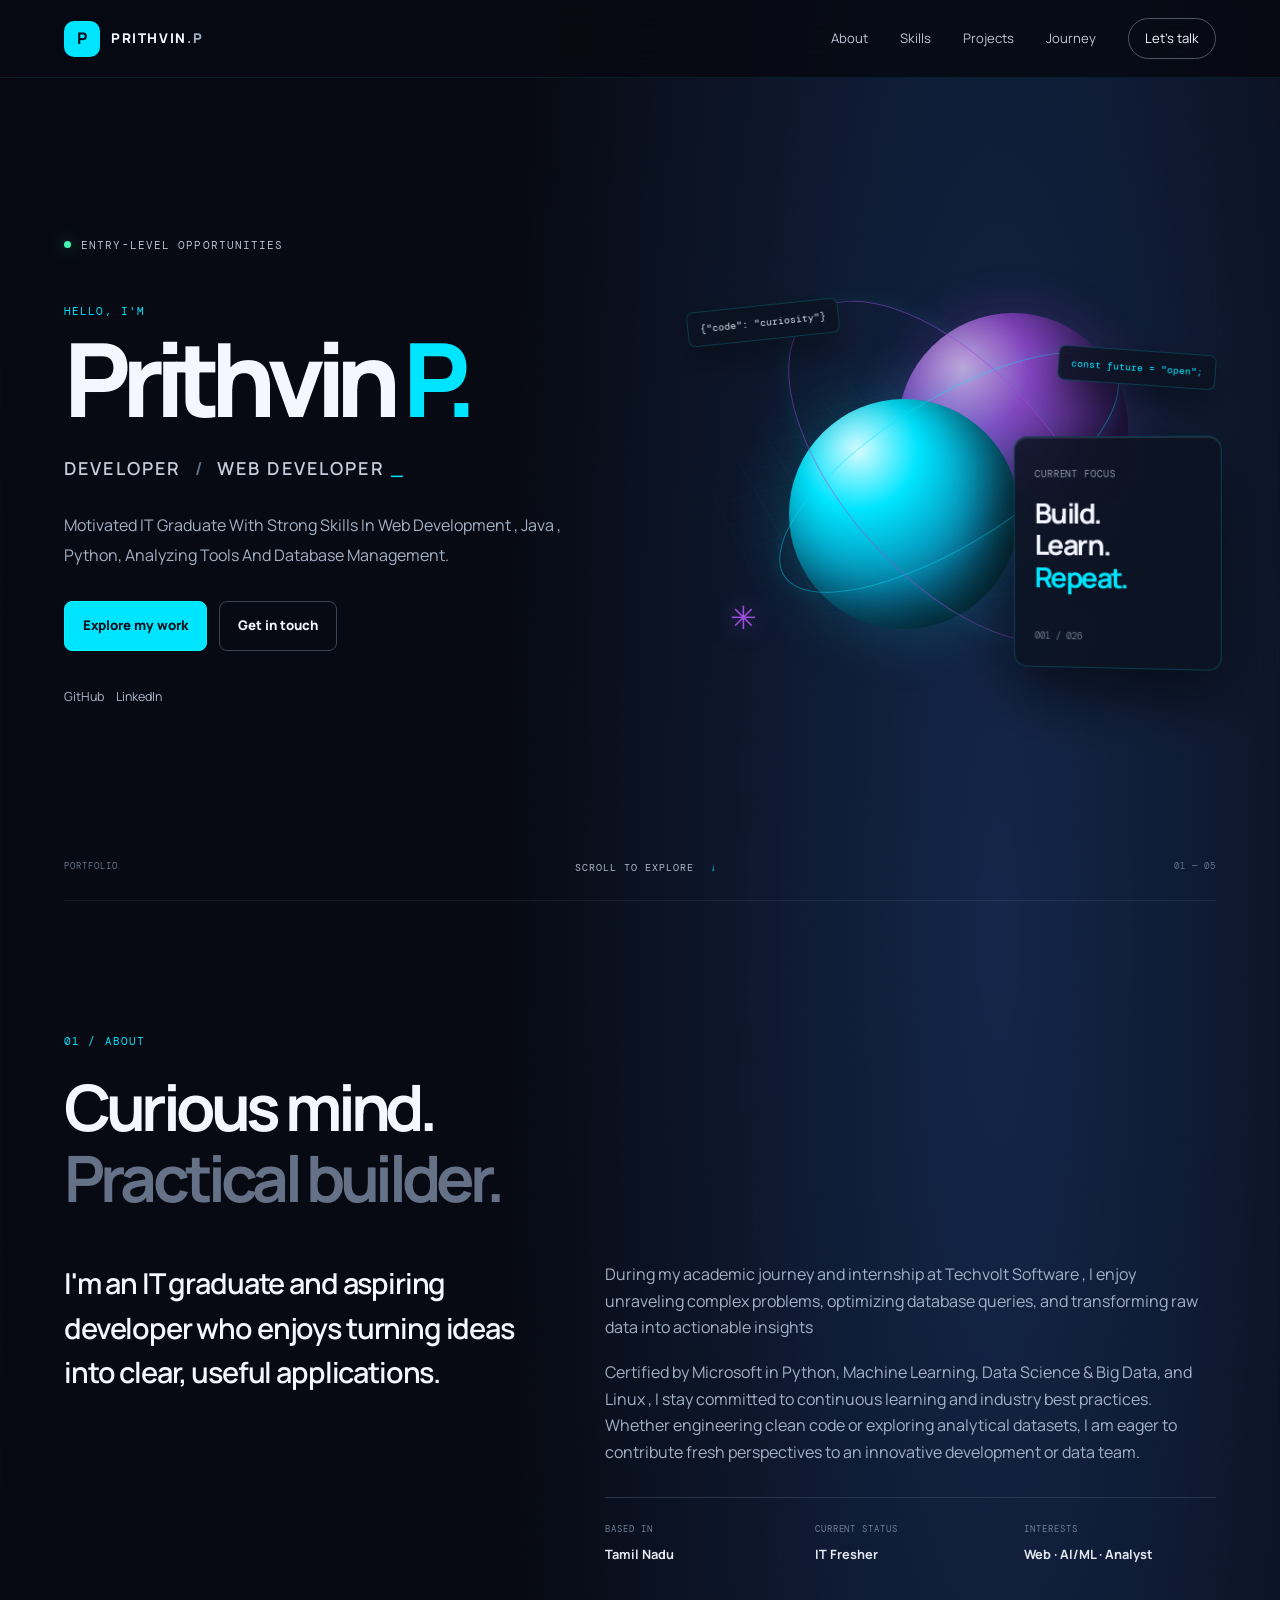
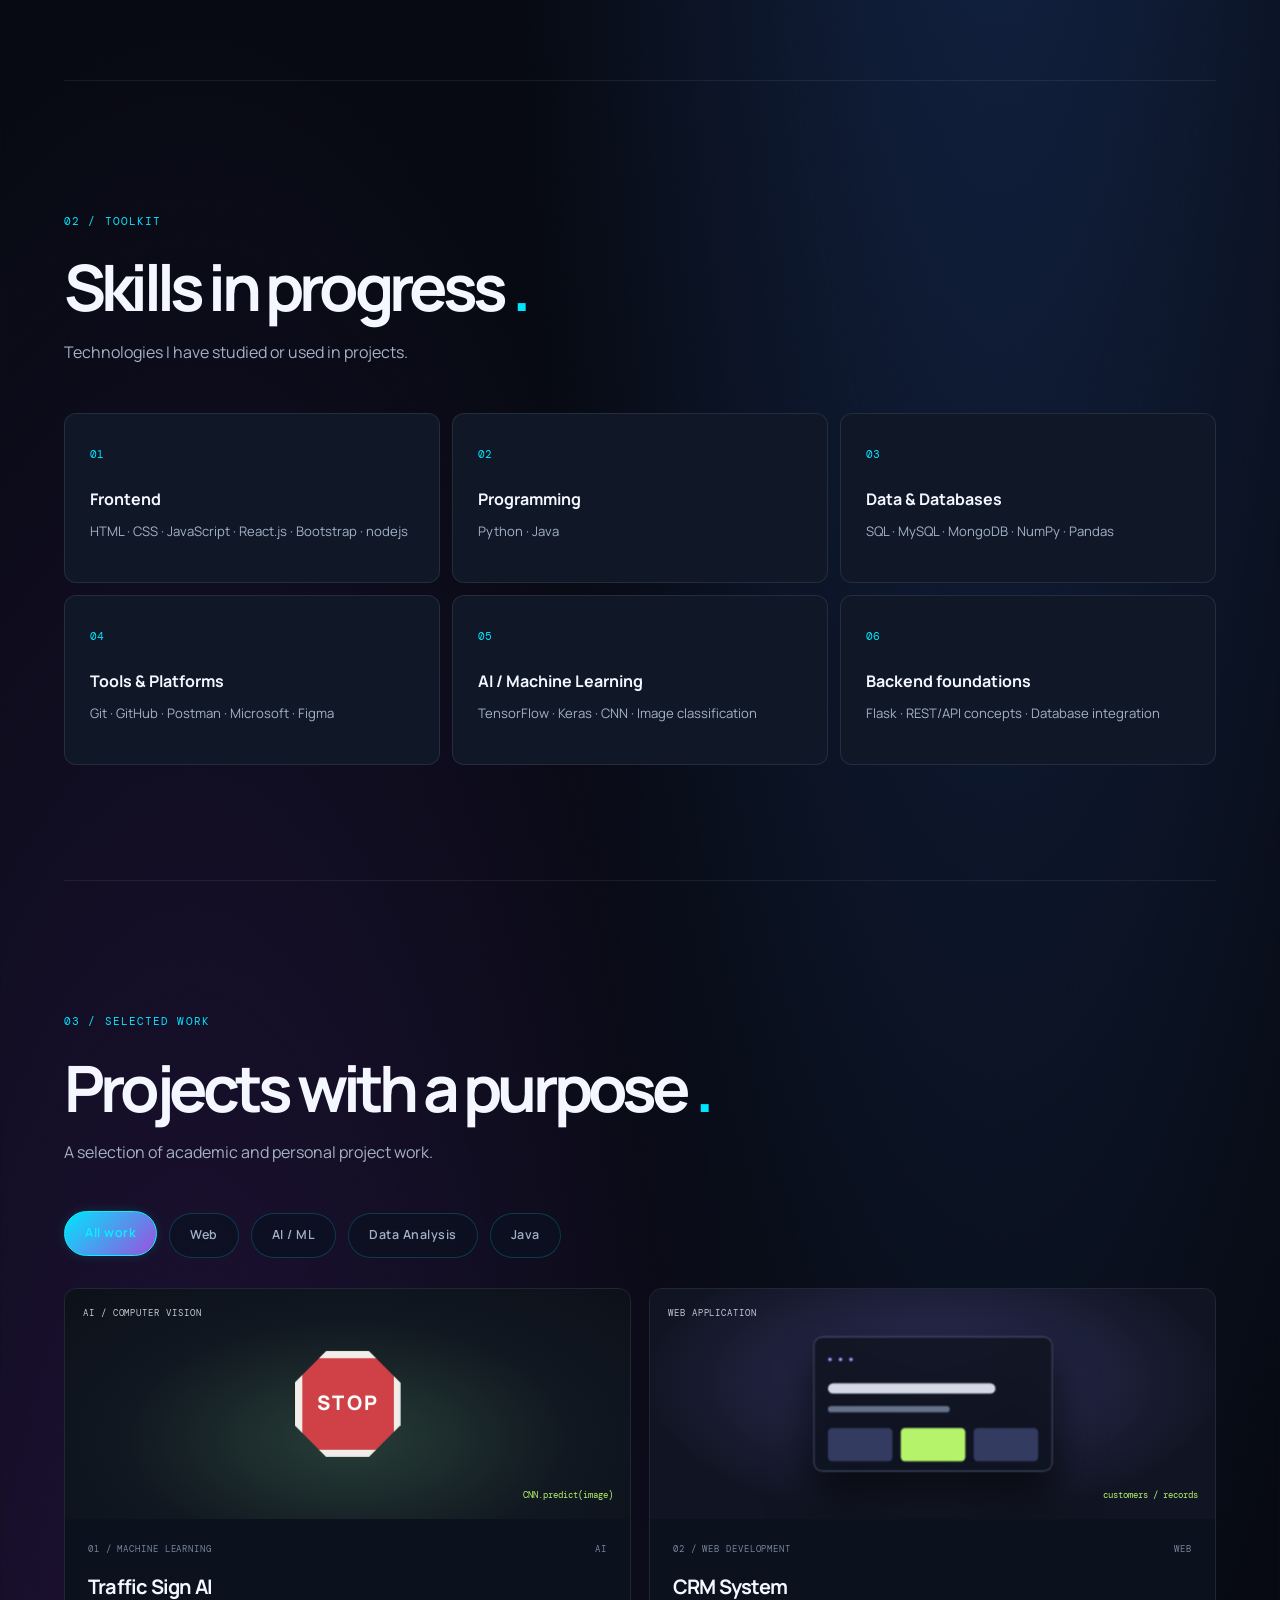
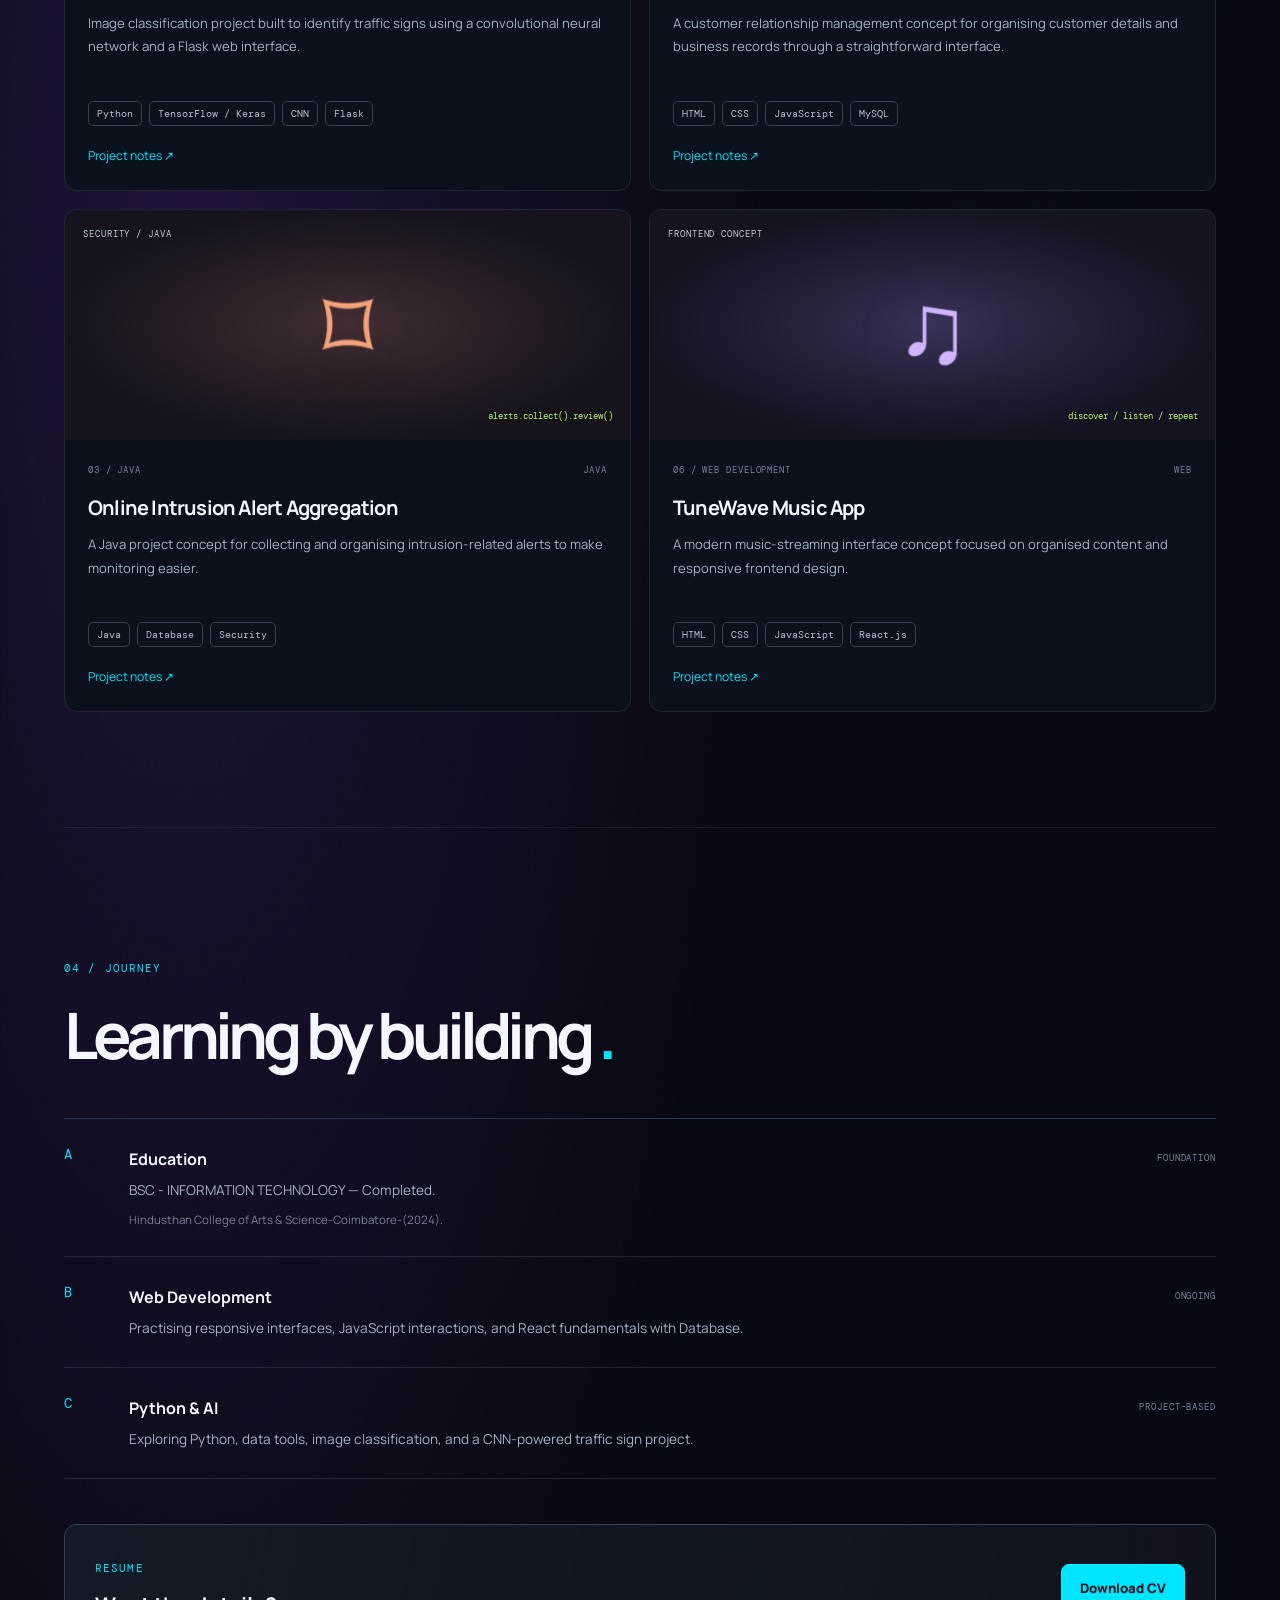
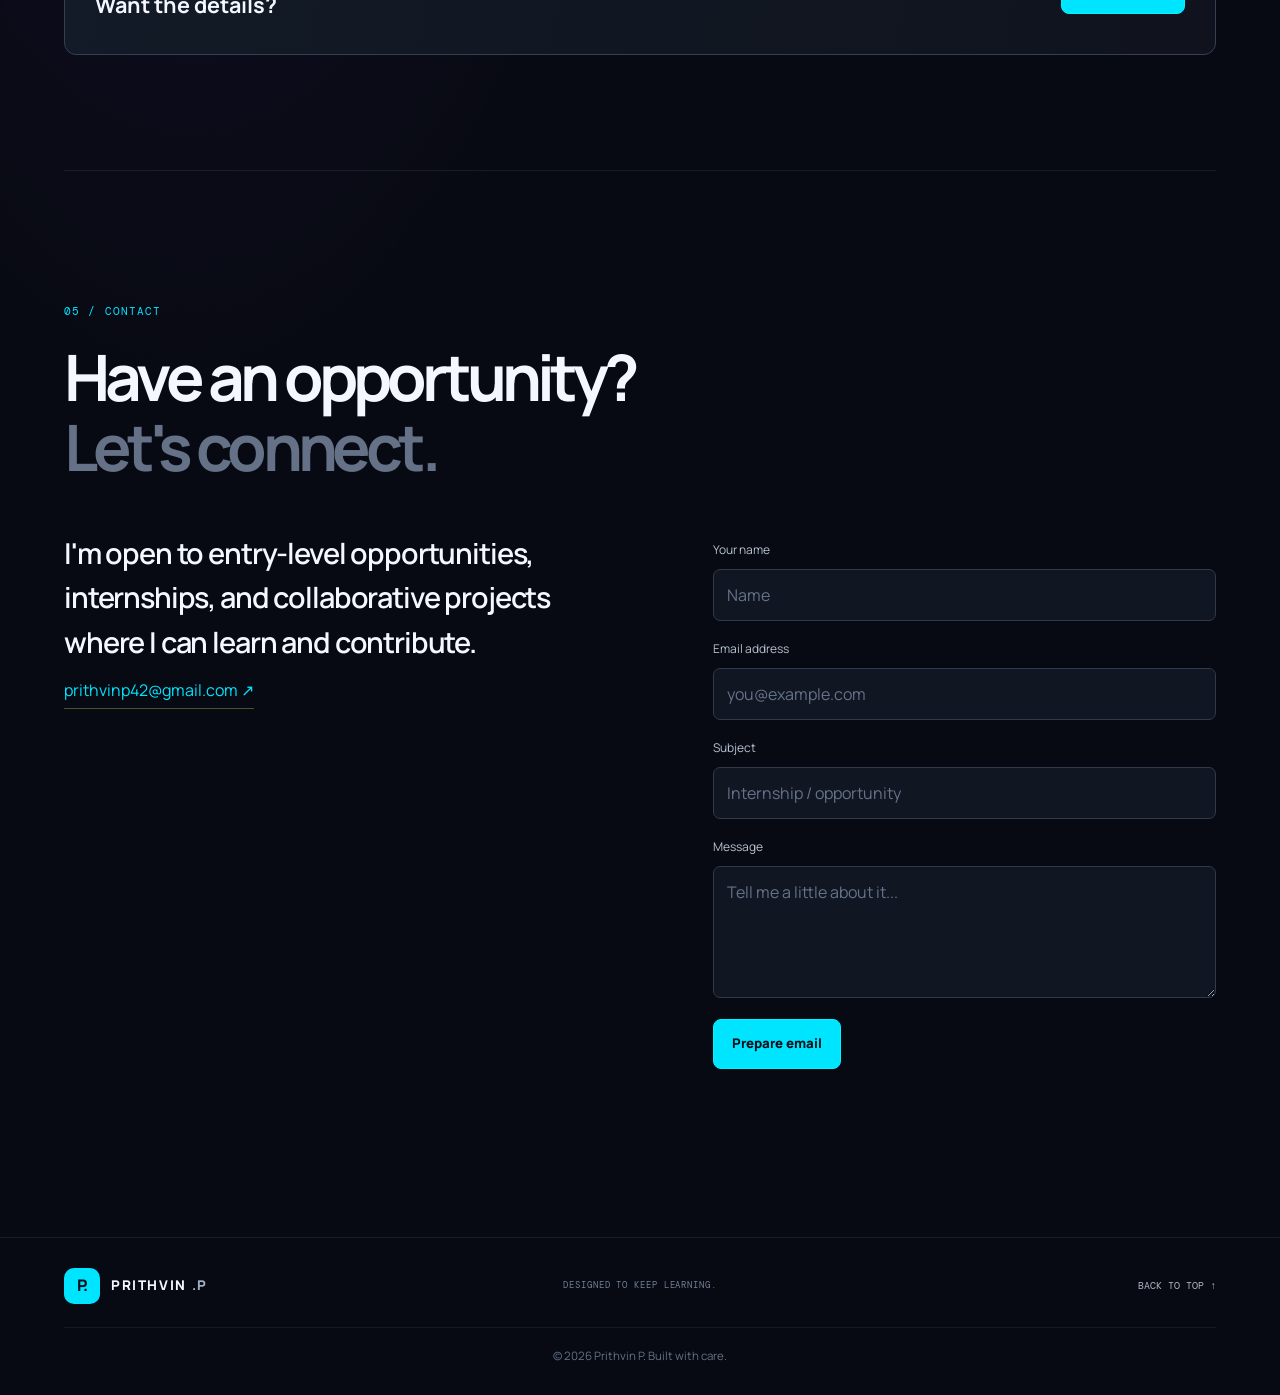
<file: index.html>
<!doctype html>
<html lang="en">
<head>
  <meta charset="utf-8">
  <meta name="viewport" content="width=device-width, initial-scale=1">
  <meta name="theme-color" content="#080b12">
  <meta name="description" content="Prithvin P — IT Fresher and aspiring Web Developer. Explore projects in web development, AI/ML, Java and IoT.">
  <title>Prithvin's Portfolio</title>
  <link rel="preconnect" href="https://fonts.googleapis.com">
  <link rel="preconnect" href="https://fonts.gstatic.com" crossorigin>
  <link href="https://fonts.googleapis.com/css2?family=DM+Mono:wght@400;500&family=Manrope:wght@400;500;600;700;800&display=swap" rel="stylesheet">
  <link rel="stylesheet" href="port.css">
</head>
<body>
  <div class="grain" aria-hidden="true"></div>
  <nav class="nav">
    <a class="brand" href="#home" aria-label="Prithvin home">
      <span class="brand-mark">P</span>
      <span>PRITHVIN<span class="muted">.P</span>
    </span></a>
    <button class="menu-toggle" id="menuToggle" aria-label="Toggle navigation" aria-expanded="false">☰</button>
    <div class="nav-links" id="navLinks">
      <a href="#about">About</a>
      <a href="#skills">Skills</a>
      <a href="#projects">Projects</a>
      <a href="#journey">Journey</a>
      <a class="nav-cta" href="#contact">Let's talk</a>
    </div>
  </nav>
<!--first part-->
  <main>
    <header class="hero section-wrap" id="home">
      <div class="hero-copy">
        <div class="eyebrow">
          <span class="status-dot">
          </span> ENTRY-LEVEL OPPORTUNITIES
        </div>
        <p class="intro-label">HELLO, I'M</p>
        <h1>Prithvin
          <span class="accent"> P.</span>
        </h1>
        <h2 class="role-line"> DEVELOPER
          <span class="slash">/</span> 
          <span id="typingText">WEB DEVELOPER</span>
          <span class="cursor">_</span>
        </h2>
        <p class="hero-description">Motivated IT Graduate With Strong Skills In Web Development , Java , Python, Analyzing Tools And Database Management.</p>
        <div class="hero-actions">
          <a class="button button-primary" href="#projects">Explore my work</a>
          <a class="button button-quiet" href="#contact">Get in touch </a>
        </div>
        <div class="social-links">

          <!-- Replace the placeholder profile URLs below with your actual profile URLs. -->
          <a href="https://github.com/Prithvin-P" target="_blank" rel="noreferrer">GitHub</a>
          <a href="https://www.linkedin.com/in/prithvin-p?utm_source=share_via&utm_content=profile&utm_medium=member_ios" target="_blank" rel="noreferrer">LinkedIn</a>
        </div>
      </div>
      <div class="hero-art" aria-label="Abstract 3D-style portfolio artwork">
        <div class="art-grid"></div>
        <div class="orbit orbit-one"></div>
        <div class="orbit orbit-two"></div>
        <div class="orb orb-back"></div>
        <div class="orb orb-front"></div>
        <div class="art-card">
          <span class="mono">CURRENT FOCUS</span>
          <strong>Build.<br>Learn.<br><em>Repeat.</em></strong>
          <span class="card-index">001 / 026</span>
        </div>
        <div class="floating-tag tag-one">{"code": "curiosity"}</div>
        <div class="floating-tag tag-two">const future = "open";</div>
        <div class="art-cross">✳</div>
      </div>
      <div class="hero-bottom">
        <span class="mono">PORTFOLIO</span>
        <a href="#about" class="scroll-cue">SCROLL TO EXPLORE <span>↓</span></a>
        <span class="mono">01 — 05</span>
      </div>
    </header>

<!--about section -->
    <section class="section-wrap section-block" id="about">
      <div class="section-heading">
        <span class="section-number">01 / ABOUT</span>
        <h2>Curious mind.<br>
          <span class="muted-heading">Practical builder.</span>
        </h2>
      </div>
      <div class="about-grid">
        <p class="about-lead">I'm an IT graduate and aspiring developer who enjoys turning ideas into clear, useful applications.</p>
        <div class="about-copy">
          <p>
During my academic journey and internship at Techvolt Software , I enjoy unraveling complex problems, optimizing database queries, and transforming raw data into actionable insights</p><p>Certified by Microsoft in Python, Machine Learning, Data Science & Big Data, and Linux , I stay committed to continuous learning and industry best practices. Whether engineering clean code or exploring analytical datasets, I am eager to contribute fresh perspectives to an innovative development or data team.</p>
          <div class="facts">
            <div>
              <span class="mono">BASED IN</span>
              <strong>Tamil Nadu</strong>
            </div>
              <div>
                <span class="mono">CURRENT STATUS</span>
                <strong>IT Fresher</strong>
              </div>
              <div>
                <span class="mono">INTERESTS</span>
                <strong>Web · AI/ML · Analyst
                </strong>
              </div>
            </div>
        </div>
      </div>
    </section>

<!--toolkit section-->
    <section class="section-wrap section-block" id="skills">
      <div class="section-heading">
        <span class="section-number">02 / TOOLKIT</span>
        <h2>Skills in progress
          <span class="accent">.</span>
        </h2>
        <p class="heading-note">Technologies I have studied or used in projects.</p>
      </div>
      <div class="skills-grid">
        <article class="skill-card">
          <span class="skill-icon">01</span>
          <h3>Frontend</h3>
          <p>HTML · CSS · JavaScript · React.js · Bootstrap · nodejs</p>
        </article>
        <article class="skill-card">
          <span class="skill-icon">02</span>
          <h3>Programming</h3>
          <p>Python · Java</p>
        </article>
        <article class="skill-card">
          <span class="skill-icon">03</span>
          <h3>Data & Databases</h3>
          <p>SQL · MySQL · MongoDB · NumPy · Pandas</p>
        </article>
        <article class="skill-card">
          <span class="skill-icon">04</span>
          <h3>Tools & Platforms</h3>
          <p>Git · GitHub · Postman · Microsoft · Figma</p>
        </article>
        <article class="skill-card">
          <span class="skill-icon">05</span>
          <h3>AI / Machine Learning</h3>
          <p>TensorFlow · Keras · CNN · Image classification</p>
        </article>
        <article class="skill-card">
          <span class="skill-icon">06</span>
          <h3>Backend foundations</h3>
          <p>Flask · REST/API concepts · Database integration</p>
        </article>
      </div>
    </section>

<!--selsected works section-->
    <section class="section-wrap section-block" id="projects">
      <div class="section-heading">
        <span class="section-number">03 / SELECTED WORK</span>
        <h2>Projects with a purpose
          <span class="accent">.</span>
        </h2>
        <p class="heading-note">A selection of academic and personal project work.</p>
      </div>
      <div class="filter-row" role="group" aria-label="Filter projects">
        <button class="filter active" data-filter="all">All work</button>
        <button class="filter" data-filter="web">Web</button>
        <button class="filter" data-filter="ai">AI / ML</button>
        <button class="filter" data-filter="iot">Data Analysis</button>
        <button class="filter" data-filter="java">Java</button>
      </div>
      <div class="projects-grid" id="projectsGrid">
        <article class="project-card" data-category="ai">
          <div class="project-visual visual-ai">
            <span class="visual-label">AI / COMPUTER VISION</span>
            <div class="sign-shape">STOP
            </div>
            <span class="visual-code">CNN.predict(image)</span>
          </div>
            <div class="project-info">
              <div class="project-meta">
                <span>01 / MACHINE LEARNING</span>
                <span>AI</span>
              </div>
              <h3>Traffic Sign AI</h3>
              <p>Image classification project built to identify traffic signs using a convolutional neural network and a Flask web interface.</p>
              <div class="tags">
                <span>Python</span>
                <span>TensorFlow / Keras</span>
                <span>CNN</span>
                <span>Flask</span>
              </div>
              <button class="text-link details-button" data-project="traffic">Project notes ↗</button>
            </div>
          </article>
        <article class="project-card" data-category="web">
          <div class="project-visual visual-web">
            <span class="visual-label">WEB APPLICATION</span>
            <div class="browser-art">
              <div class="browser-top">● ● ●</div>
              <div class="browser-line wide"></div>
              <div class="browser-line"></div>
              <div class="browser-blocks"><i></i><i></i><i></i></div></div>
              <span class="visual-code">customers / records</span>
            </div>
            <div class="project-info">
              <div class="project-meta">
                <span>02 / WEB DEVELOPMENT</span>
                <span>WEB</span>
              </div>
              <h3>CRM System</h3>
              <p>A customer relationship management concept for organising customer details and business records through a straightforward interface.</p>
              <div class="tags">
                <span>HTML</span>
                <span>CSS</span>
                <span>JavaScript</span>
                <span>MySQL</span>
              </div>
              <button class="text-link details-button" data-project="crm">Project notes ↗</button>
            </div>
          </article>
        <article class="project-card" data-category="java">
          <div class="project-visual visual-java">
            <span class="visual-label">SECURITY / JAVA</span>
            <div class="shield">⌑</div>
            <span class="visual-code">alerts.collect().review()</span>
          </div>
          <div class="project-info">
            <div class="project-meta">
              <span>03 / JAVA</span>
              <span>JAVA</span>
            </div>
            <h3>Online Intrusion Alert Aggregation</h3>
            <p>A Java project concept for collecting and organising intrusion-related alerts to make monitoring easier.</p>
            <div class="tags">
              <span>Java</span>
              <span>Database</span>
              <span>Security</span>
            </div>
            <button class="text-link details-button" data-project="intrusion">Project notes ↗</button>
          </div>
        </article>
        <!--
        <article class="project-card" data-category="iot">
          <div class="project-visual visual-iot">
            <span class="visual-label">CONNECTED SENSORS</span>
            <div class="sound-wave"><i></i><i></i><i></i><i></i><i></i><i></i><i></i></div>
            <span class="visual-code">noise.level → dashboard</span>
          </div>
          <div class="project-info">
            <div class="project-meta">
              <span>04 / IOT</span>
              <span>IOT</span>
            </div>
            <h3>Noise Pollution Monitoring</h3>
            <p>An IoT concept for monitoring environmental noise using sensors and a connected dashboard.</p>
            <div class="tags">
              <span>ESP32</span>
              <span>Blynk</span>
              <span>Sensors</span>
            </div>
            <button class="text-link details-button" data-project="noise">Project notes ↗</button>
          </div>
        </article> 

        <article class="project-card" data-category="iot">
          <div class="project-visual visual-alarm">
            <span class="visual-label">DRIVER SAFETY</span>
            <div class="alarm-ring">!</div>
            <span class="visual-code">alert.trigger()</span>
          </div>
          <div class="project-info">
            <div class="project-meta">
              <span>05 / EMBEDDED SYSTEMS</span>
              <span>IOT</span>
            </div>
            <h3>Anti-Sleeping Alarm</h3>
            <p>An Arduino-based safety concept designed to detect possible drowsiness and trigger an alert.</p>
            <div class="tags">
              <span>Arduino Uno</span>
              <span>Sensors</span>
              <span>Buzzer</span>
            </div>
            <button class="text-link details-button" data-project="alarm">Project notes ↗</button>
          </div>
        </article> -->

        <article class="project-card" data-category="web">
          <div class="project-visual visual-music">
            <span class="visual-label">FRONTEND CONCEPT</span>
            <div class="music-symbol">♫</div>
            <span class="visual-code">discover / listen / repeat</span>
          </div>
          <div class="project-info">
            <div class="project-meta">
              <span>06 / WEB DEVELOPMENT</span>
              <span>WEB</span>
            </div>
            <h3>TuneWave Music App</h3>
            <p>A modern music-streaming interface concept focused on organised content and responsive frontend design.</p>
            <div class="tags">
              <span>HTML</span>
              <span>CSS</span>
              <span>JavaScript</span>
              <span>React.js</span>
            </div>
            <button class="text-link details-button" data-project="tunewave">Project notes ↗</button>
          </div>
        </article>
      </div>
    </section>

    <section class="section-wrap section-block journey-section" id="journey">
      <div class="section-heading">
        <span class="section-number">04 / JOURNEY</span>
        <h2>Learning by building
          <span class="accent">.</span>
        </h2>
      </div>
      <div class="journey-list">
        <article>
          <span class="journey-index">A</span>
          <div>
            <h3>Education</h3>
            <p>BSC - INFORMATION TECHNOLOGY — Completed.</p>
            <small>Hindusthan College of Arts & Science-Coimbatore-(2024).</small>
          </div>
          <span class="journey-date">FOUNDATION</span>
        </article>
        <article>
          <span class="journey-index">B</span>
          <div>
            <h3>Web Development</h3>
            <p>Practising responsive interfaces, JavaScript interactions, and React fundamentals with Database.</p>
          </div>
          <span class="journey-date">ONGOING</span>
        </article>
        <article>
          <span class="journey-index">C</span>
          <div>
            <h3>Python & AI</h3>
            <p>Exploring Python, data tools, image classification, and a CNN-powered traffic sign project.</p>
          </div>
          <span class="journey-date">PROJECT-BASED</span>
        </article>
      </div>
      <div class="resume-callout">
        <div>
          <span class="section-number">RESUME</span>
          <h3>Want the details?</h3>
        </div>
        <a class="button button-primary" href="Prithvin_resumee_f.pdf" download>Download CV</a>
      </div>
    </section>

    <section class="section-wrap section-block contact-section" id="contact">
      <div class="section-heading">
        <span class="section-number">05 / CONTACT</span>
        <h2>Have an opportunity?<br>
          <span class="muted-heading">Let's connect.</span>
        </h2>
      </div>
      <div class="contact-grid">
        <div>
          <p class="about-lead">I'm open to entry-level opportunities, internships, and collaborative projects where I can learn and contribute.</p>
          <a class="email-link" id="emailLink" href="mailto:prithvinp42@gmail.com">yourmail@example.com</a>
        </div>
      <form id="contactForm" class="contact-form">
        <label for="name">Your name</label>
        <input id="name" name="name" autocomplete="name" required placeholder="Name">
        <label for="email">Email address</label>
        <input id="email" name="email" type="email" autocomplete="email" required placeholder="you@example.com">
        <label for="subject">Subject</label>
        <input id="subject" name="subject" required placeholder="Internship / opportunity">
        <label for="message">Message</label>
        <textarea id="message" name="message" rows="4" required placeholder="Tell me a little about it..."></textarea>
        <button class="button button-primary" type="submit">Prepare email</button>
        <p id="formStatus" class="form-status" aria-live="polite"></p>
      </form>
    </div>
    </section>
  </main>
  <footer class="footer">
    <a class="brand" href="#home">
      <span class="brand-mark">P.</span>
      <span>PRITHVIN
        <span class="muted">.P</span>
      </span>
    </a>
    <span class="mono">DESIGNED TO KEEP LEARNING.</span>
    <a href="#home" class="back-top">BACK TO TOP ↑</a>
    <p>© 
      <span id="year"></span> Prithvin P. Built with care.</p>
    </footer>

  <dialog id="projectDialog" class="project-dialog">
    <button class="dialog-close" id="dialogClose" aria-label="Close details">×</button>
    <span class="section-number">PROJECT NOTES</span>
    <h2 id="dialogTitle">Project</h2>
    <p id="dialogDescription"></p>
    <h3>Focus areas</h3>
    <div id="dialogTags" class="tags"></div>
    <p class="dialog-footnote">Add your GitHub repository, screenshots, and live demo when they are ready.</p>
  </dialog>
  <script src="port.js"></script>
</body>
</html>
</file>
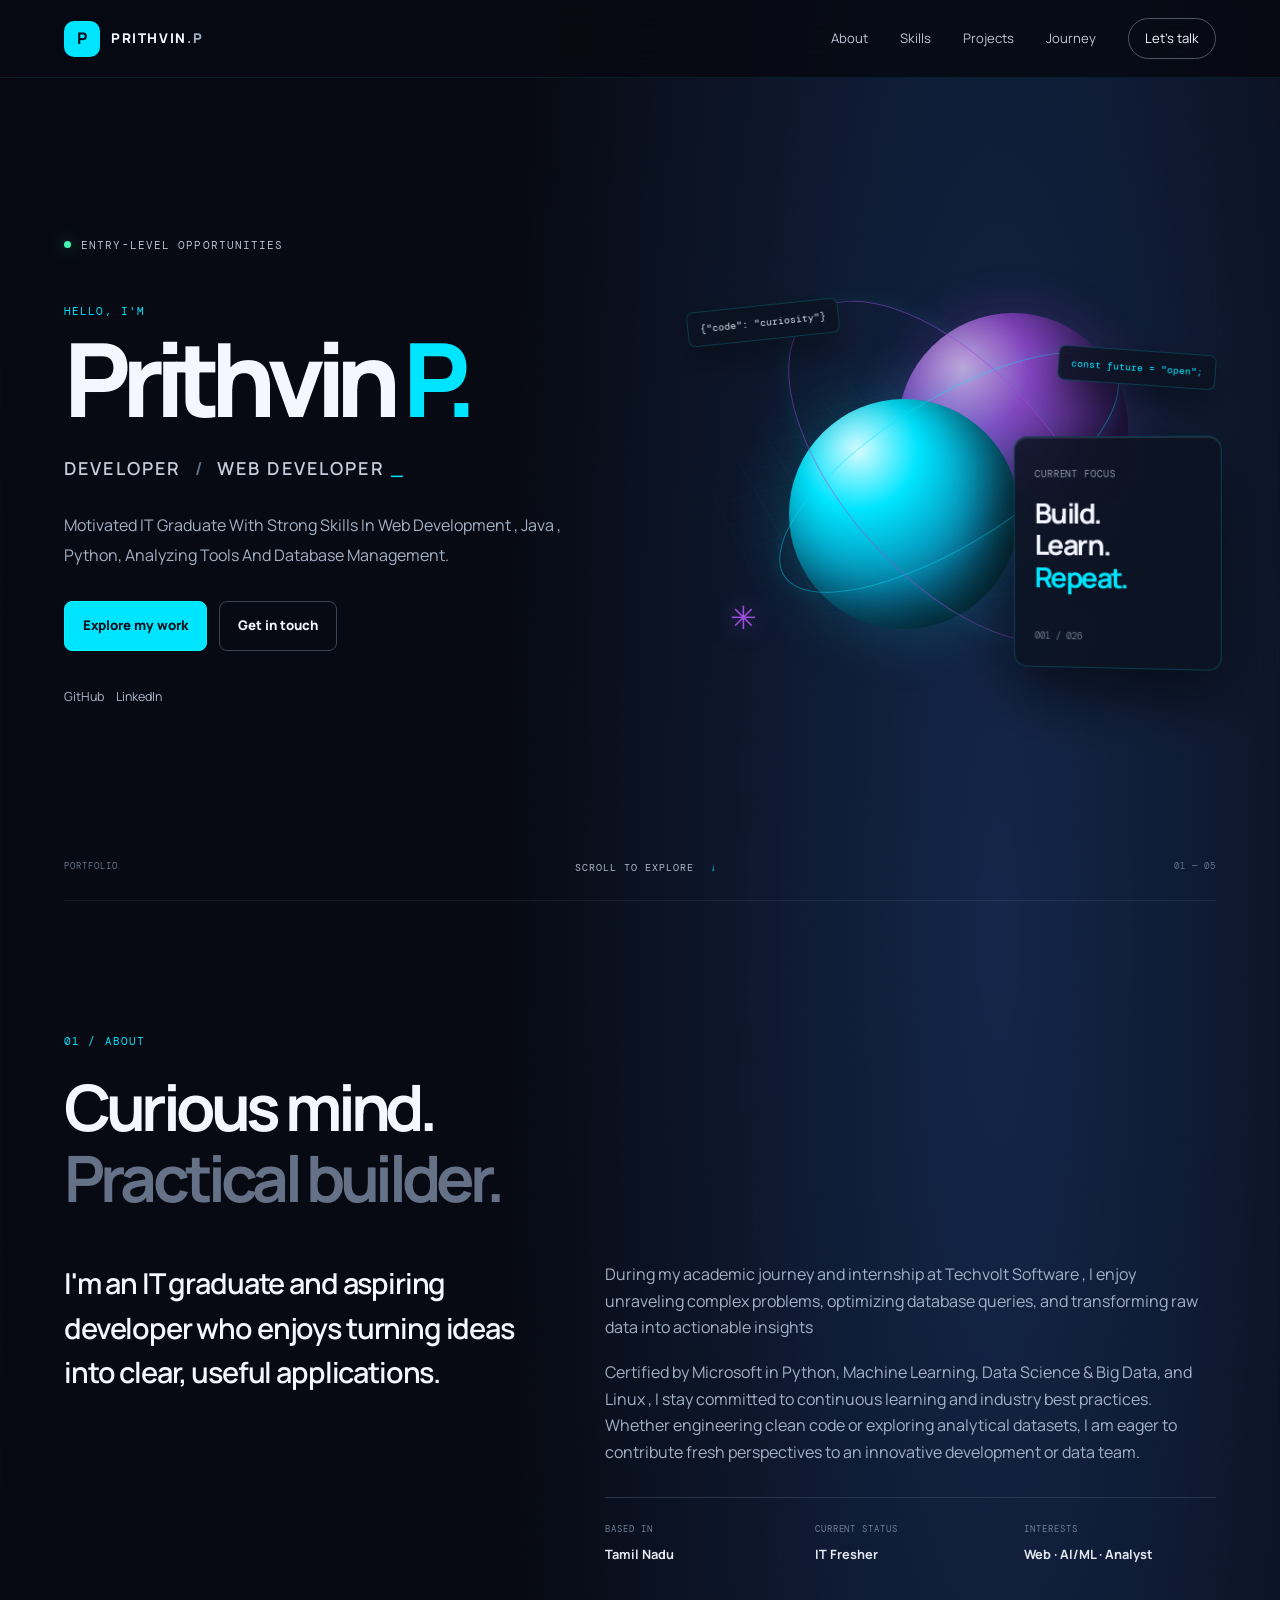
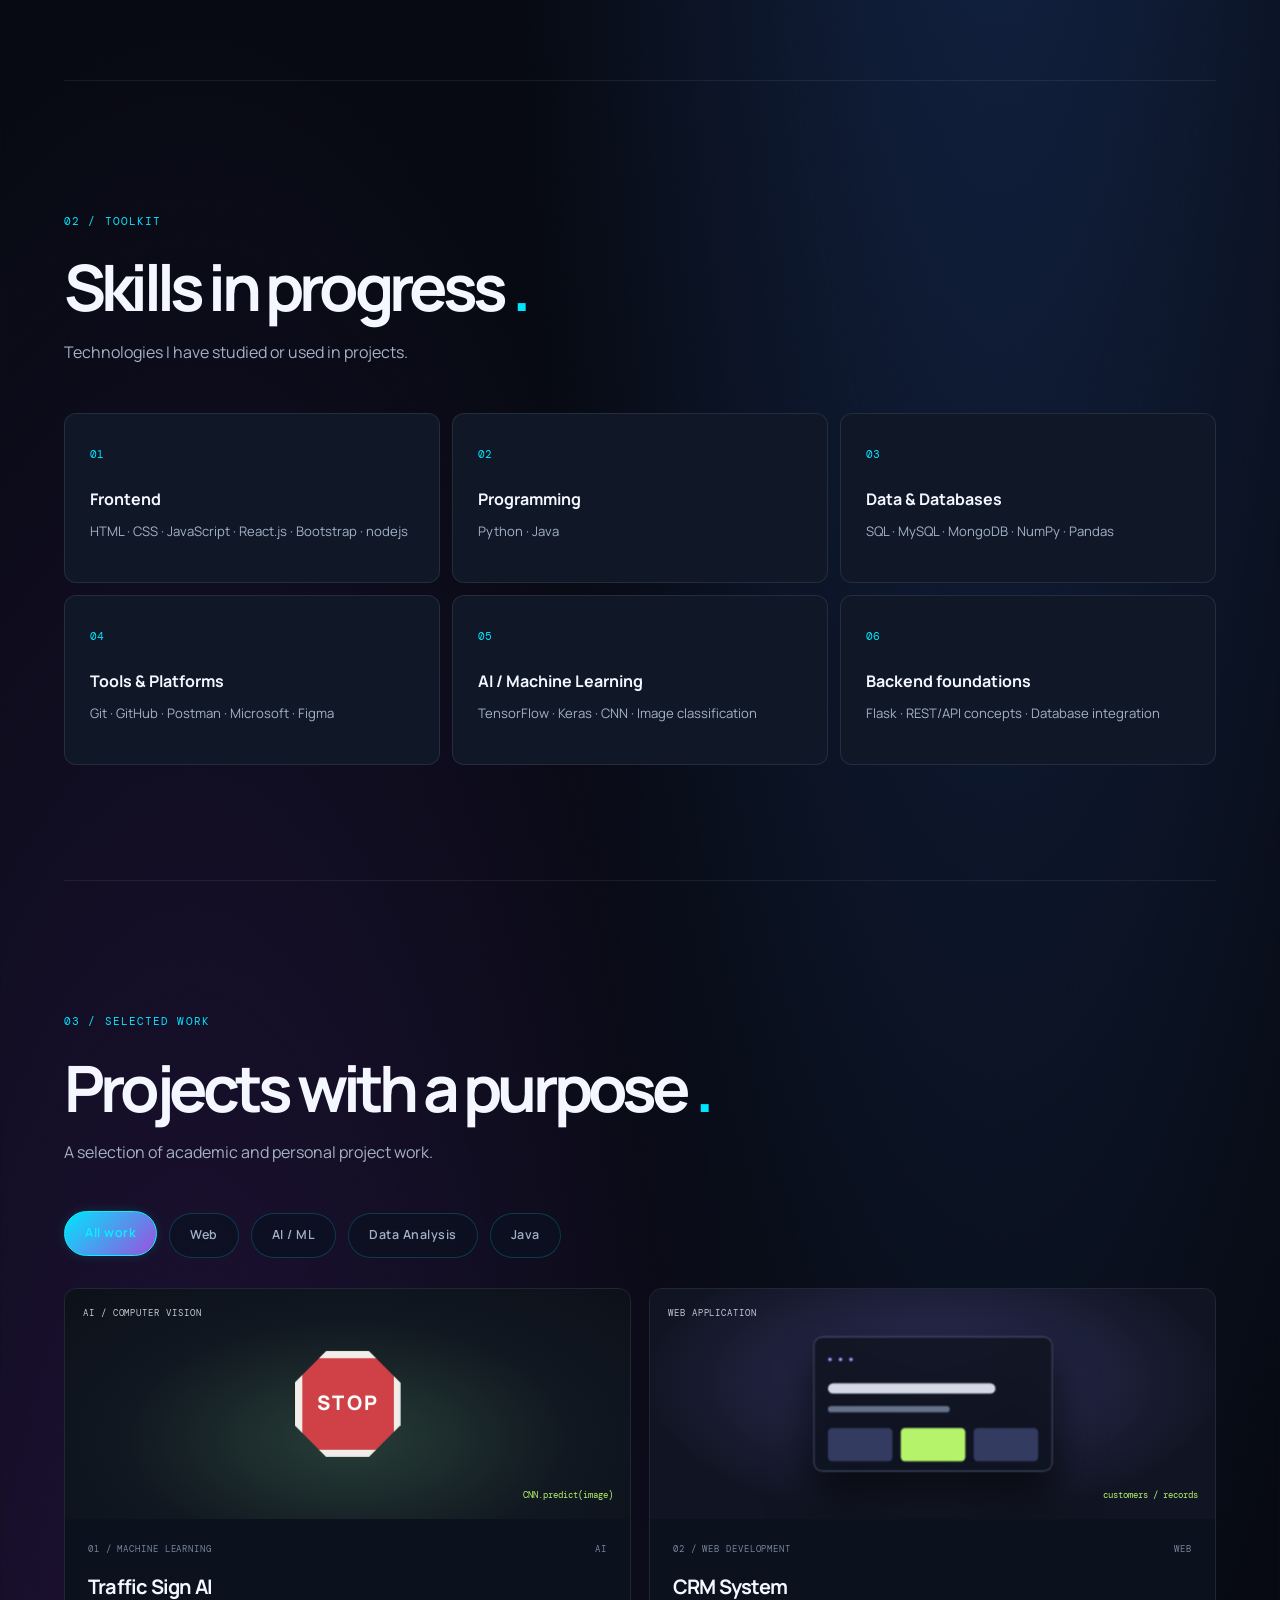
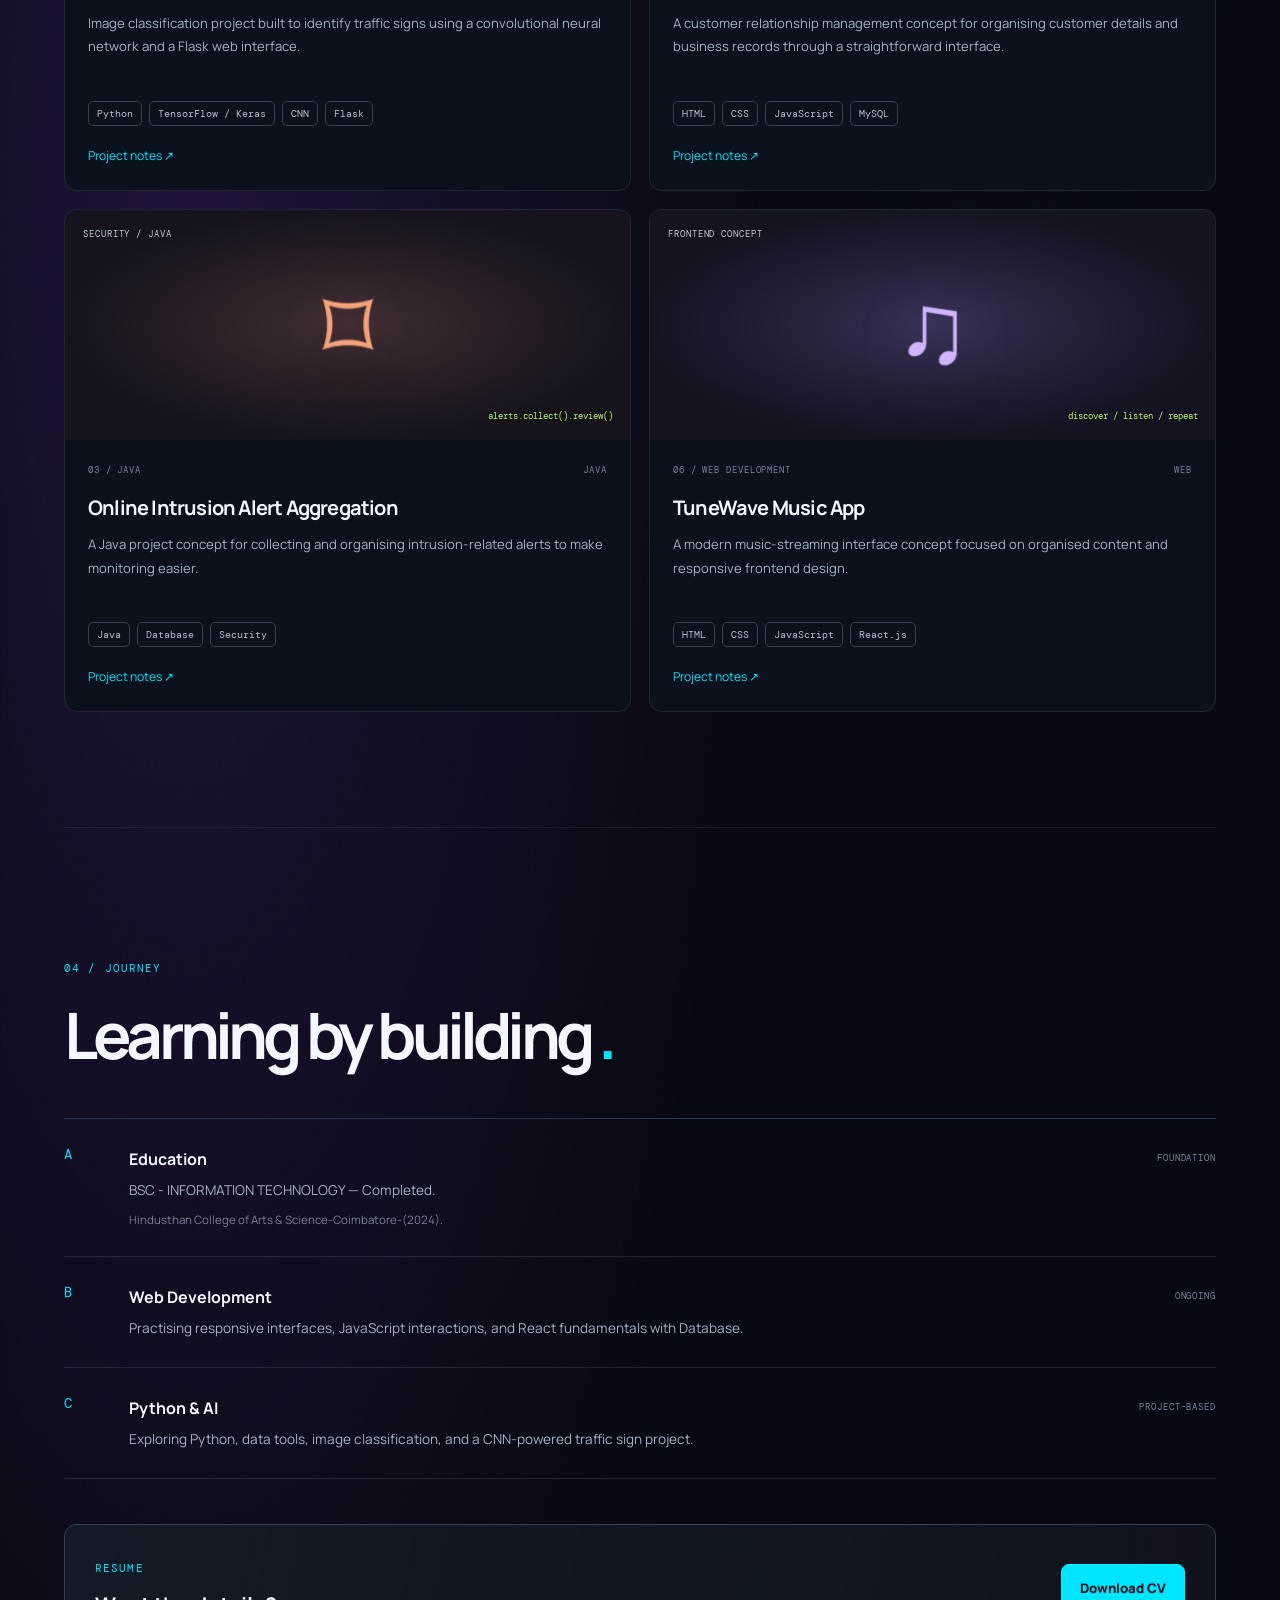
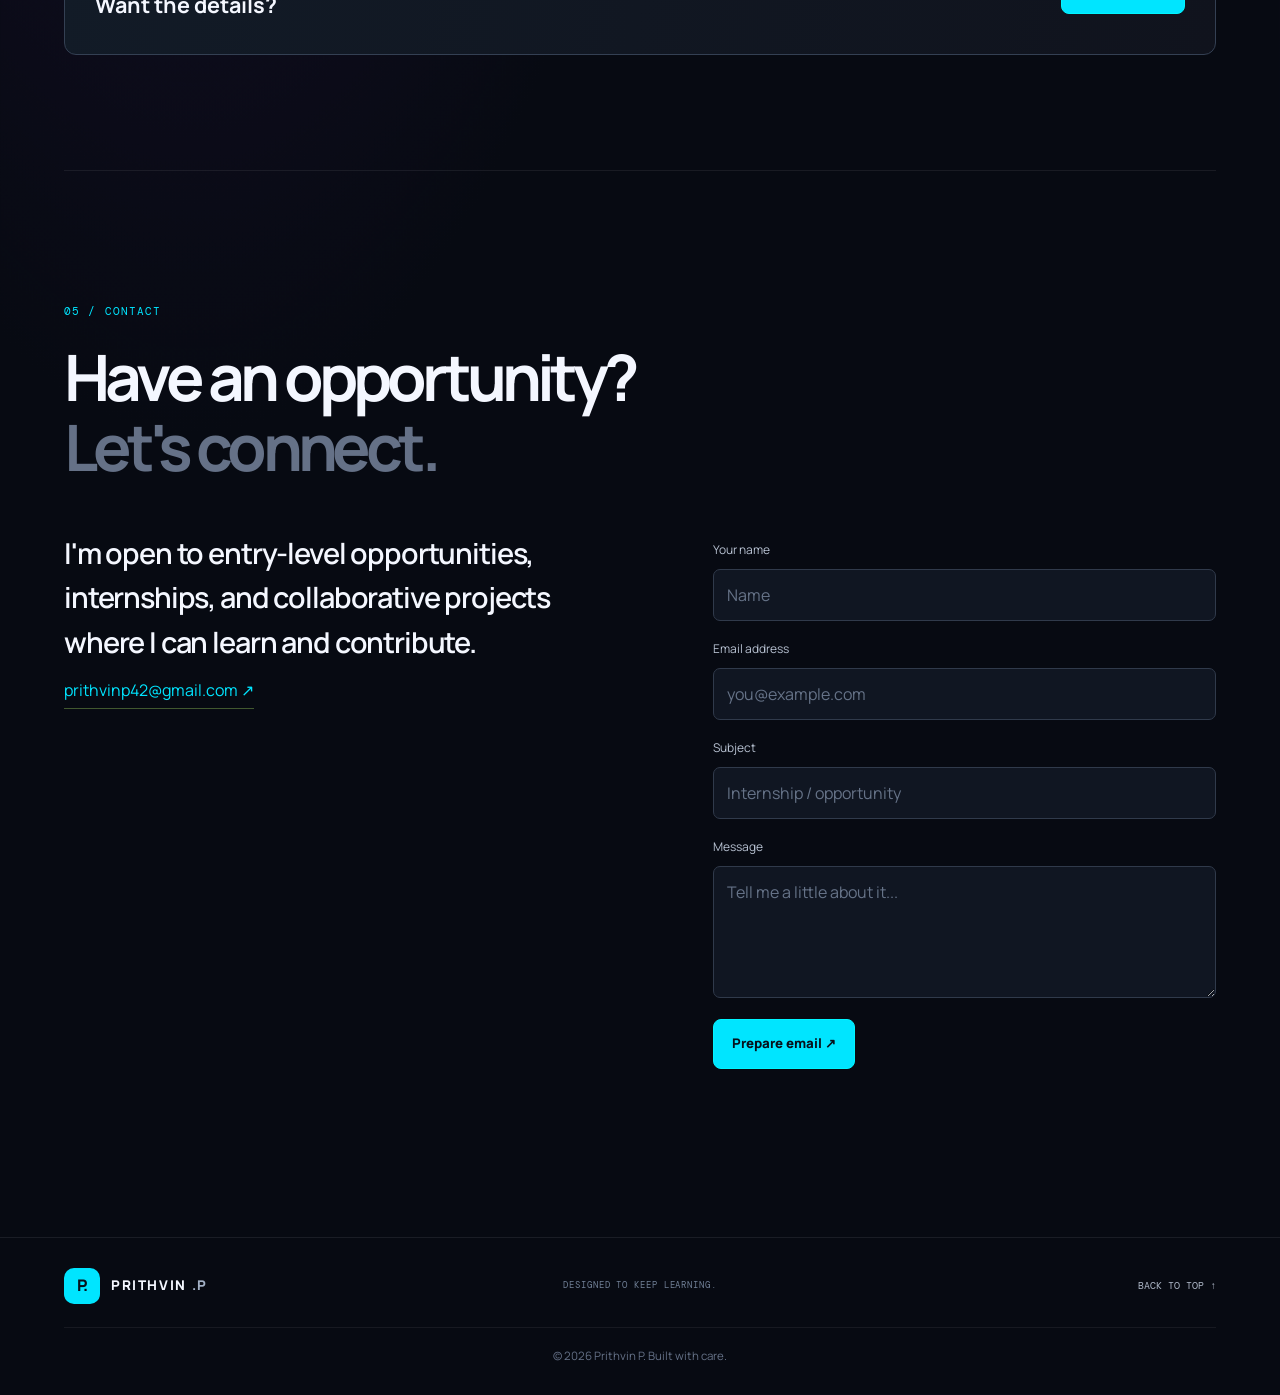
<file: port.html>
<!doctype html>
<html lang="en">
<head>
  <meta charset="utf-8">
  <meta name="viewport" content="width=device-width, initial-scale=1">
  <meta name="theme-color" content="#080b12">
  <meta name="description" content="Prithvin P — IT Fresher and aspiring Web Developer. Explore projects in web development, AI/ML, Java and IoT.">
  <title>Prithvin's Portfolio</title>
  <link rel="preconnect" href="https://fonts.googleapis.com">
  <link rel="preconnect" href="https://fonts.gstatic.com" crossorigin>
  <link href="https://fonts.googleapis.com/css2?family=DM+Mono:wght@400;500&family=Manrope:wght@400;500;600;700;800&display=swap" rel="stylesheet">
  <link rel="stylesheet" href="port.css">
</head>
<body>
  <div class="grain" aria-hidden="true"></div>
  <nav class="nav">
    <a class="brand" href="#home" aria-label="Prithvin home">
      <span class="brand-mark">P</span>
      <span>PRITHVIN<span class="muted">.P</span>
    </span></a>
    <button class="menu-toggle" id="menuToggle" aria-label="Toggle navigation" aria-expanded="false">☰</button>
    <div class="nav-links" id="navLinks">
      <a href="#about">About</a>
      <a href="#skills">Skills</a>
      <a href="#projects">Projects</a>
      <a href="#journey">Journey</a>
      <a class="nav-cta" href="#contact">Let's talk</a>
    </div>
  </nav>
<!--first part-->
  <main>
    <header class="hero section-wrap" id="home">
      <div class="hero-copy">
        <div class="eyebrow">
          <span class="status-dot">
          </span> ENTRY-LEVEL OPPORTUNITIES
        </div>
        <p class="intro-label">HELLO, I'M</p>
        <h1>Prithvin
          <span class="accent"> P.</span>
        </h1>
        <h2 class="role-line"> DEVELOPER
          <span class="slash">/</span> 
          <span id="typingText">WEB DEVELOPER</span>
          <span class="cursor">_</span>
        </h2>
        <p class="hero-description">Motivated IT Graduate With Strong Skills In Web Development , Java , Python, Analyzing Tools And Database Management.</p>
        <div class="hero-actions">
          <a class="button button-primary" href="#projects">Explore my work</a>
          <a class="button button-quiet" href="#contact">Get in touch </a>
        </div>
        <div class="social-links">

          <!-- Replace the placeholder profile URLs below with your actual profile URLs. -->
          <a href="https://github.com/Prithvin-P" target="_blank" rel="noreferrer">GitHub</a>
          <a href="https://www.linkedin.com/in/prithvin-p?utm_source=share_via&utm_content=profile&utm_medium=member_ios" target="_blank" rel="noreferrer">LinkedIn</a>
        </div>
      </div>
      <div class="hero-art" aria-label="Abstract 3D-style portfolio artwork">
        <div class="art-grid"></div>
        <div class="orbit orbit-one"></div>
        <div class="orbit orbit-two"></div>
        <div class="orb orb-back"></div>
        <div class="orb orb-front"></div>
        <div class="art-card">
          <span class="mono">CURRENT FOCUS</span>
          <strong>Build.<br>Learn.<br><em>Repeat.</em></strong>
          <span class="card-index">001 / 026</span>
        </div>
        <div class="floating-tag tag-one">{"code": "curiosity"}</div>
        <div class="floating-tag tag-two">const future = "open";</div>
        <div class="art-cross">✳</div>
      </div>
      <div class="hero-bottom">
        <span class="mono">PORTFOLIO</span>
        <a href="#about" class="scroll-cue">SCROLL TO EXPLORE <span>↓</span></a>
        <span class="mono">01 — 05</span>
      </div>
    </header>

<!--about section -->
    <section class="section-wrap section-block" id="about">
      <div class="section-heading">
        <span class="section-number">01 / ABOUT</span>
        <h2>Curious mind.<br>
          <span class="muted-heading">Practical builder.</span>
        </h2>
      </div>
      <div class="about-grid">
        <p class="about-lead">I'm an IT graduate and aspiring developer who enjoys turning ideas into clear, useful applications.</p>
        <div class="about-copy">
          <p>
During my academic journey and internship at Techvolt Software , I enjoy unraveling complex problems, optimizing database queries, and transforming raw data into actionable insights</p><p>Certified by Microsoft in Python, Machine Learning, Data Science & Big Data, and Linux , I stay committed to continuous learning and industry best practices. Whether engineering clean code or exploring analytical datasets, I am eager to contribute fresh perspectives to an innovative development or data team.</p>
          <div class="facts">
            <div>
              <span class="mono">BASED IN</span>
              <strong>Tamil Nadu</strong>
            </div>
              <div>
                <span class="mono">CURRENT STATUS</span>
                <strong>IT Fresher</strong>
              </div>
              <div>
                <span class="mono">INTERESTS</span>
                <strong>Web · AI/ML · Analyst
                </strong>
              </div>
            </div>
        </div>
      </div>
    </section>

<!--toolkit section-->
    <section class="section-wrap section-block" id="skills">
      <div class="section-heading">
        <span class="section-number">02 / TOOLKIT</span>
        <h2>Skills in progress
          <span class="accent">.</span>
        </h2>
        <p class="heading-note">Technologies I have studied or used in projects.</p>
      </div>
      <div class="skills-grid">
        <article class="skill-card">
          <span class="skill-icon">01</span>
          <h3>Frontend</h3>
          <p>HTML · CSS · JavaScript · React.js · Bootstrap · nodejs</p>
        </article>
        <article class="skill-card">
          <span class="skill-icon">02</span>
          <h3>Programming</h3>
          <p>Python · Java</p>
        </article>
        <article class="skill-card">
          <span class="skill-icon">03</span>
          <h3>Data & Databases</h3>
          <p>SQL · MySQL · MongoDB · NumPy · Pandas</p>
        </article>
        <article class="skill-card">
          <span class="skill-icon">04</span>
          <h3>Tools & Platforms</h3>
          <p>Git · GitHub · Postman · Microsoft · Figma</p>
        </article>
        <article class="skill-card">
          <span class="skill-icon">05</span>
          <h3>AI / Machine Learning</h3>
          <p>TensorFlow · Keras · CNN · Image classification</p>
        </article>
        <article class="skill-card">
          <span class="skill-icon">06</span>
          <h3>Backend foundations</h3>
          <p>Flask · REST/API concepts · Database integration</p>
        </article>
      </div>
    </section>

<!--selsected works section-->
    <section class="section-wrap section-block" id="projects">
      <div class="section-heading">
        <span class="section-number">03 / SELECTED WORK</span>
        <h2>Projects with a purpose
          <span class="accent">.</span>
        </h2>
        <p class="heading-note">A selection of academic and personal project work.</p>
      </div>
      <div class="filter-row" role="group" aria-label="Filter projects">
        <button class="filter active" data-filter="all">All work</button>
        <button class="filter" data-filter="web">Web</button>
        <button class="filter" data-filter="ai">AI / ML</button>
        <button class="filter" data-filter="iot">Data Analysis</button>
        <button class="filter" data-filter="java">Java</button>
      </div>
      <div class="projects-grid" id="projectsGrid">
        <article class="project-card" data-category="ai">
          <div class="project-visual visual-ai">
            <span class="visual-label">AI / COMPUTER VISION</span>
            <div class="sign-shape">STOP
            </div>
            <span class="visual-code">CNN.predict(image)</span>
          </div>
            <div class="project-info">
              <div class="project-meta">
                <span>01 / MACHINE LEARNING</span>
                <span>AI</span>
              </div>
              <h3>Traffic Sign AI</h3>
              <p>Image classification project built to identify traffic signs using a convolutional neural network and a Flask web interface.</p>
              <div class="tags">
                <span>Python</span>
                <span>TensorFlow / Keras</span>
                <span>CNN</span>
                <span>Flask</span>
              </div>
              <button class="text-link details-button" data-project="traffic">Project notes ↗</button>
            </div>
          </article>
        <article class="project-card" data-category="web">
          <div class="project-visual visual-web">
            <span class="visual-label">WEB APPLICATION</span>
            <div class="browser-art">
              <div class="browser-top">● ● ●</div>
              <div class="browser-line wide"></div>
              <div class="browser-line"></div>
              <div class="browser-blocks"><i></i><i></i><i></i></div></div>
              <span class="visual-code">customers / records</span>
            </div>
            <div class="project-info">
              <div class="project-meta">
                <span>02 / WEB DEVELOPMENT</span>
                <span>WEB</span>
              </div>
              <h3>CRM System</h3>
              <p>A customer relationship management concept for organising customer details and business records through a straightforward interface.</p>
              <div class="tags">
                <span>HTML</span>
                <span>CSS</span>
                <span>JavaScript</span>
                <span>MySQL</span>
              </div>
              <button class="text-link details-button" data-project="crm">Project notes ↗</button>
            </div>
          </article>
        <article class="project-card" data-category="java">
          <div class="project-visual visual-java">
            <span class="visual-label">SECURITY / JAVA</span>
            <div class="shield">⌑</div>
            <span class="visual-code">alerts.collect().review()</span>
          </div>
          <div class="project-info">
            <div class="project-meta">
              <span>03 / JAVA</span>
              <span>JAVA</span>
            </div>
            <h3>Online Intrusion Alert Aggregation</h3>
            <p>A Java project concept for collecting and organising intrusion-related alerts to make monitoring easier.</p>
            <div class="tags">
              <span>Java</span>
              <span>Database</span>
              <span>Security</span>
            </div>
            <button class="text-link details-button" data-project="intrusion">Project notes ↗</button>
          </div>
        </article>
        <!--
        <article class="project-card" data-category="iot">
          <div class="project-visual visual-iot">
            <span class="visual-label">CONNECTED SENSORS</span>
            <div class="sound-wave"><i></i><i></i><i></i><i></i><i></i><i></i><i></i></div>
            <span class="visual-code">noise.level → dashboard</span>
          </div>
          <div class="project-info">
            <div class="project-meta">
              <span>04 / IOT</span>
              <span>IOT</span>
            </div>
            <h3>Noise Pollution Monitoring</h3>
            <p>An IoT concept for monitoring environmental noise using sensors and a connected dashboard.</p>
            <div class="tags">
              <span>ESP32</span>
              <span>Blynk</span>
              <span>Sensors</span>
            </div>
            <button class="text-link details-button" data-project="noise">Project notes ↗</button>
          </div>
        </article> 

        <article class="project-card" data-category="iot">
          <div class="project-visual visual-alarm">
            <span class="visual-label">DRIVER SAFETY</span>
            <div class="alarm-ring">!</div>
            <span class="visual-code">alert.trigger()</span>
          </div>
          <div class="project-info">
            <div class="project-meta">
              <span>05 / EMBEDDED SYSTEMS</span>
              <span>IOT</span>
            </div>
            <h3>Anti-Sleeping Alarm</h3>
            <p>An Arduino-based safety concept designed to detect possible drowsiness and trigger an alert.</p>
            <div class="tags">
              <span>Arduino Uno</span>
              <span>Sensors</span>
              <span>Buzzer</span>
            </div>
            <button class="text-link details-button" data-project="alarm">Project notes ↗</button>
          </div>
        </article> -->

        <article class="project-card" data-category="web">
          <div class="project-visual visual-music">
            <span class="visual-label">FRONTEND CONCEPT</span>
            <div class="music-symbol">♫</div>
            <span class="visual-code">discover / listen / repeat</span>
          </div>
          <div class="project-info">
            <div class="project-meta">
              <span>06 / WEB DEVELOPMENT</span>
              <span>WEB</span>
            </div>
            <h3>TuneWave Music App</h3>
            <p>A modern music-streaming interface concept focused on organised content and responsive frontend design.</p>
            <div class="tags">
              <span>HTML</span>
              <span>CSS</span>
              <span>JavaScript</span>
              <span>React.js</span>
            </div>
            <button class="text-link details-button" data-project="tunewave">Project notes ↗</button>
          </div>
        </article>
      </div>
    </section>

    <section class="section-wrap section-block journey-section" id="journey">
      <div class="section-heading">
        <span class="section-number">04 / JOURNEY</span>
        <h2>Learning by building
          <span class="accent">.</span>
        </h2>
      </div>
      <div class="journey-list">
        <article>
          <span class="journey-index">A</span>
          <div>
            <h3>Education</h3>
            <p>BSC - INFORMATION TECHNOLOGY — Completed.</p>
            <small>Hindusthan College of Arts & Science-Coimbatore-(2024).</small>
          </div>
          <span class="journey-date">FOUNDATION</span>
        </article>
        <article>
          <span class="journey-index">B</span>
          <div>
            <h3>Web Development</h3>
            <p>Practising responsive interfaces, JavaScript interactions, and React fundamentals with Database.</p>
          </div>
          <span class="journey-date">ONGOING</span>
        </article>
        <article>
          <span class="journey-index">C</span>
          <div>
            <h3>Python & AI</h3>
            <p>Exploring Python, data tools, image classification, and a CNN-powered traffic sign project.</p>
          </div>
          <span class="journey-date">PROJECT-BASED</span>
        </article>
      </div>
      <div class="resume-callout">
        <div>
          <span class="section-number">RESUME</span>
          <h3>Want the details?</h3>
        </div>
        <a class="button button-primary" href="Prithvin_resumee_f.pdf" download>Download CV</a>
      </div>
    </section>

    <section class="section-wrap section-block contact-section" id="contact">
      <div class="section-heading">
        <span class="section-number">05 / CONTACT</span>
        <h2>Have an opportunity?<br>
          <span class="muted-heading">Let's connect.</span>
        </h2>
      </div>
      <div class="contact-grid">
        <div>
          <p class="about-lead">I'm open to entry-level opportunities, internships, and collaborative projects where I can learn and contribute.</p>
          <a class="email-link" id="emailLink" href="mailto:prithvinp42@gmail.com">yourmail@example.com ↗</a>
        </div>
      <form id="contactForm" class="contact-form">
        <label for="name">Your name</label>
        <input id="name" name="name" autocomplete="name" required placeholder="Name">
        <label for="email">Email address</label>
        <input id="email" name="email" type="email" autocomplete="email" required placeholder="you@example.com">
        <label for="subject">Subject</label>
        <input id="subject" name="subject" required placeholder="Internship / opportunity">
        <label for="message">Message</label>
        <textarea id="message" name="message" rows="4" required placeholder="Tell me a little about it..."></textarea>
        <button class="button button-primary" type="submit">Prepare email ↗</button>
        <p id="formStatus" class="form-status" aria-live="polite"></p>
      </form>
    </div>
    </section>
  </main>
  <footer class="footer">
    <a class="brand" href="#home">
      <span class="brand-mark">P.</span>
      <span>PRITHVIN
        <span class="muted">.P</span>
      </span>
    </a>
    <span class="mono">DESIGNED TO KEEP LEARNING.</span>
    <a href="#home" class="back-top">BACK TO TOP ↑</a>
    <p>© 
      <span id="year"></span> Prithvin P. Built with care.</p>
    </footer>

  <dialog id="projectDialog" class="project-dialog">
    <button class="dialog-close" id="dialogClose" aria-label="Close details">×</button>
    <span class="section-number">PROJECT NOTES</span>
    <h2 id="dialogTitle">Project</h2>
    <p id="dialogDescription"></p>
    <h3>Focus areas</h3>
    <div id="dialogTags" class="tags"></div>
    <p class="dialog-footnote">Add your GitHub repository, screenshots, and live demo when they are ready.</p>
  </dialog>
  <script src="port.js"></script>
</body>
</html>
</file>
<file: port.css>
/* PRITHVIN.P — CINEMATIC COLOR SYSTEM */

:root {
    --bg: #070A12;
    --panel: #0B1220;
    --panel2: #111C2E;

    --text: #F4F7FF;
    --muted: #A3B1C6;
    --line: #26364F;

    --accent: #00E5FF;
    --purple: #9D4EDD;

    --mono: "DM Mono", monospace;
    --sans: "Manrope", sans-serif;
}
*{
    box-sizing:border-box;
}
html{
    scroll-behavior:smooth;
    scroll-padding-top:90px;
}
body{
    margin:0;
    background:var(--bg);
    color:var(--text);
    font-family:var(--sans);
    line-height:1.65;
    overflow-x:hidden;
}
a{
    color:inherit;
    text-decoration:none
}

button,input,textarea{
    font:inherit;
}
.grain{
    position:fixed;
    inset:0;
    pointer-events:none;
    opacity:.05;
    z-index:10;
}
.nav{
    height:78px;
    position:sticky;
    top:0;
    z-index:20;
    display:flex;
    align-items:center;
    justify-content:space-between;
    padding:0 max(5vw,24px);
    border-bottom:1px solid #ffffff0d;
    background:#080b12e8;
    backdrop-filter:blur(16px);
}
.brand{
    display:flex;
    align-items:center;
    gap:11px;
    font-size:.84rem;
    letter-spacing:.12em;
    font-weight:800;
}
.brand-mark{
    display:grid;
    place-items:center;
    width:36px;
    height:36px;
    background:var(--accent);
    color:#11170b;
    border-radius:10px;
    font-size:1rem;
    letter-spacing:-.06em;
}
.muted{
    color:var(--muted);
}
.nav-links{
    display:flex;
    gap:32px;
    align-items:center;
    color:#bdc5d3;
    font-size:.82rem;
}
.nav-links a:hover,.social-links a:hover,.back-top:hover{
    color:var(--accent);
}
.nav-links .nav-cta{
    border:1px solid #4b5668;
    border-radius:99px;
    padding:9px 16px;
    color:var(--text);
}
.menu-toggle{
    display:none;
    background:none;
    color:var(--text);
    border:1px solid var(--line);
    border-radius:8px;
    padding:7px 10px;
}
.section-wrap{
    width:min(1180px,90%);
    margin-inline:auto;
}
.hero{
    min-height:calc(100vh - 78px);
    display:grid;
    grid-template-columns:1.04fr .96fr;
    align-items:center;
    gap:40px;
    position:relative;
    padding-top:55px;
    padding-bottom:90px;
}
.eyebrow,.intro-label,.section-number,.mono,.project-meta,.visual-label,.visual-code,.journey-date,.disclaimer{
    font-family:var(--mono);
    font-size:.69rem;
    letter-spacing:.1em;
}
.eyebrow{
    color:#b5c0d0;
    display:flex;
    align-items:center;
    gap:10px;
}
.status-dot{
    width:7px;
    height:7px;
    border-radius:50%;
    background:var(--accent);
    box-shadow:0 0 13px #b5f36b80;
}
.intro-label{
    margin:48px 0 8px;
    color:var(--accent);
}
h1{
    font-size:clamp(4rem,8vw,7.4rem);
    letter-spacing:-.09em;
    line-height:.98;
    margin:0;
    font-weight:800;
}
.accent{
    color:var(--accent);
}
.role-line{
    font-size:clamp(.85rem,1.7vw,1.12rem);
    letter-spacing:.12em;
    margin:26px 0;
    color:#c5ccda;
    font-weight:600;
}
.slash{
    color:#657187;
    margin:0 7px;
}
.cursor{
    color:var(--accent);
    animation:blink .8s infinite;
}
.hero-description{
    max-width:540px;
    color:var(--muted);
    font-size:1rem;
    line-height:1.9;
    margin:22px 0 30px;
}.hero-actions{
    display:flex;
    gap:12px;
    flex-wrap:wrap;
}
.button{
    display:inline-flex;
    align-items:center;
    justify-content:center;
    gap:20px;
    padding:13px 18px;
    border-radius:8px;
    font-size:.83rem;
    font-weight:800;
    border:1px solid transparent;
    cursor:pointer;
    transition:transform .2s,background .2s;
}
.button:hover{
    transform:translateY(-2px);
}
.button-primary{
    background:var(--accent);
    color:#11170b;
}
.button-primary:hover{
    background:#c8ff8a;
}
.button-quiet{
    border-color:#3a4557;
    color:var(--text);
}
.button-quiet:hover{
    border-color:var(--accent);
}
.social-links{
    display:flex;
    gap:12px;
    align-items:center;
    flex-wrap:wrap;
    color:#aeb8c8;
    font-size:.78rem;
    margin-top:36px;
}
.social-links .mono{
    font-size:.62rem;
    color:#657187;
}
.hero-art{
    min-height:490px;
    position:relative;
    display:grid;
    place-items:center;
    isolation:isolate;
}
.art-grid{
    position:absolute;
    inset:7%;
    background-image:linear-gradient(#8b98ad13 1px,transparent 1px),linear-gradient(90deg,#8b98ad13 1px,transparent 1px);
    background-size:34px 34px;
    mask-image:radial-gradient(ellipse,#000 25%,transparent 73%);
}
.orb{position:absolute;
    width:230px;
    height:230px;
    border-radius:50%;
    filter:blur(.2px);
}
.orb-back{
    background:linear-gradient(145deg,#a996ff,#38346d 60%,#121626);
    transform:translate(64px,-44px);opacity:.82;
    box-shadow:inset -25px -25px 55px #05060d80,0 0 80px #a996ff22;
}
.orb-front{
    background:radial-gradient(circle at 30% 22%,#d5ffa1,#82b45a 28%,#2c4b34 70%,#101a18);
    transform:translate(-45px,42px);
    box-shadow:inset -22px -20px 50px #020805a8,0 0 75px #b5f36b20;
}
.orbit{
    position:absolute;
    width:390px;
    height:145px;
    border:1px solid #b5f36b70;
    border-radius:50%;
    transform:rotate(-32deg);
    z-index:2;
}.orbit-two{
    width:420px;
    height:210px;
    border-color:#a996ff50;
    transform:rotate(48deg);
}
.art-card{
    position:absolute;
    right:2%;
    bottom:12%;
    z-index:3;
    width:195px;
    padding:19px;
    background:#0b101bd9;
    border:1px solid #ffffff24;
    border-radius:13px;
    backdrop-filter:blur(12px);
    box-shadow:0 20px 60px #0005;
}
.art-card .mono{
    font-size:.55rem;
    color:#8e9aae;
}
.art-card strong{
    display:block;
    font-size:1.65rem;
    line-height:1.14;
    margin:12px 0 25px;
    letter-spacing:-.06em;
}
.art-card em{
    font-style:normal;
    color:var(--accent);
}
.card-index{
    font: .58rem var(--mono);
    color:#68758a;
}
.floating-tag{
    position:absolute;
    z-index:4;
    font:.65rem var(--mono);
    padding:10px 12px;
    border-radius:7px;
    border:1px solid #ffffff1b;
    background:#121927e8;
    color:#d4deec;
}
.tag-one{
    top:16%;
    left:1%;
    transform:rotate(-6deg)
}
.tag-two{
    right:0;
    top:25%;
    color:var(--accent);
    transform:rotate(4deg);
}
.art-cross{
    position:absolute;
    bottom:15%;
    left:9%;
    font-size:2rem;
    color:var(--purple);
}
.hero-bottom{
    position:absolute;
    bottom:25px;
    left:0;
    right:0;
    display:flex;
    justify-content:space-between;
    align-items:center;
    color:#657187;
}
.hero-bottom .mono{
    font-size:.59rem;
}
.scroll-cue{
    font: .63rem var(--mono);
    letter-spacing:.1em;
    color:#aeb8c8;
}
.scroll-cue span{
    color:var(--accent);
    margin-left:9px;
}
.section-block{
    padding-top:125px;
    padding-bottom:115px;
    border-top:1px solid #ffffff12;
}
.section-heading{
    margin-bottom:48px;
}
.section-number{
    color:var(--accent);
}
.section-heading h2{
    font-size:clamp(2.4rem,5vw,4.4rem);
    letter-spacing:-.075em;
    line-height:1.1;
    margin:20px 0 0;
}
.muted-heading{
    color:#657187;
}
.about-grid{
    display:grid;
    grid-template-columns:.85fr 1.15fr;
    gap:90px;
}
.about-lead{
    font-size:clamp(1.25rem,2.3vw,1.8rem);
    font-weight:600;
    letter-spacing:-.04em;
    line-height:1.55;
    margin:0;
}
.about-copy{
    color:var(--muted);
    max-width:620px;
}
.about-copy p{
    margin-top:0;
    margin-bottom:19px;
}
.facts{
    display:grid;
    grid-template-columns:repeat(3,1fr);
    gap:18px;
    border-top:1px solid var(--line);
    padding-top:24px;
    margin-top:32px;
}
.facts div{
    display:flex;
    flex-direction:column;
    gap:7px;
}
.facts .mono{
    font-size:.57rem;
    color:#718097;
}
.facts strong{
    font-size:.8rem;
    color:#e5eaf2;
}
.heading-note{
    color:var(--muted);
    margin:16px 0 0;
}
.skills-grid{
    display:grid;
    grid-template-columns:repeat(3,1fr);
    gap:12px;
}
.skill-card{
    padding:25px;
    border:1px solid var(--line);
    background:linear-gradient(145deg,#101622,#0b0f18);
    border-radius:12px;
    min-height:170px;
    transition:border-color .2s,transform .2s;
}
.skill-card:hover,.project-card:hover{
    border-color:#6f8c58;
    transform:translateY(-4px);
}
.skill-icon{
    font: .7rem var(--mono);
    color:var(--accent);
}
.skill-card h3{
    font-size:1rem;
    margin:20px 0 8px;
}
.skill-card p{
    font-size:.82rem;
    color:var(--muted);
    margin:0;
    line-height:1.8;
}

/* PROJECT FILTER CONTAINER */
.filter-row {
    display: flex;
    gap: 12px;
    flex-wrap: wrap;
    margin-bottom: 30px;
    align-items: center;
}

/* FILTER BUTTONS */
.filter {
    position: relative;
    border: 1px solid rgba(0, 229, 255, 0.2);
    background: rgba(11, 18, 32, 0.7);
    color: #A3B1C6;
    border-radius: 50px;
    padding: 11px 20px;
    font-size: 0.78rem;
    font-weight: 600;
    letter-spacing: 0.5px;
    cursor: pointer;

    backdrop-filter: blur(12px);
    -webkit-backdrop-filter: blur(12px);

    transition: all 0.3s ease;
    overflow: hidden;
}

/* HOVER EFFECT */
.filter:hover {
    color: #00E5FF;
    border-color: #00E5FF;
    background: rgba(0, 229, 255, 0.08);

    box-shadow:
        0 0 10px rgba(0, 229, 255, 0.25),
        inset 0 0 10px rgba(0, 229, 255, 0.05);

    transform: translateY(-3px);
}

/* ACTIVE FILTER */
.filter.active {
    background: linear-gradient(
        135deg,
        #00E5FF,
        #9D4EDD
    );

    border-color: transparent;
    color: #070A12;

    box-shadow:
        0 0 15px rgba(0, 229, 255, 0.35),
        0 0 30px rgba(157, 78, 221, 0.15);

    transform: translateY(-2px);
}

/* CLICK EFFECT */
.filter:active {
    transform: scale(0.95);
}

/* KEYBOARD ACCESSIBILITY */
.filter:focus-visible {
    outline: 2px solid #00E5FF;
    outline-offset: 4px;
}

.projects-grid{
    display:grid;
    grid-template-columns:repeat(2,1fr);
    gap:18px;
}
.project-card{
    overflow:hidden;
    border:1px solid var(--line);
    background:var(--panel);
    border-radius:13px;
    transition:transform .2s,border-color .2s
}
.project-visual{
    height:230px;
    position:relative;
    display:grid;
    place-items:center;
    overflow:hidden;
    background:#141e2c
}
.visual-label{
    position:absolute;
    left:18px;
    top:17px;
    color:#c0cad8
    ;font-size:.58rem;
}
.visual-code{
    position:absolute;
    right:17px;
    bottom:16px;
    color:#b5f36b;
    font-size:.57rem;
    letter-spacing:0;
}
.visual-ai{
    background:radial-gradient(ellipse at 50% 65%,#273e37,#111821 55%,#0c1019);
}
.sign-shape{
    width:102px;
    height:102px;
    display:grid;
    place-items:center;
    background:#cf4146;
    color:#fff;
    border:7px solid #f1eee9;
    clip-path:polygon(30% 0,70% 0,100% 30%,100% 70%,70% 100%,30% 100%,0 70%,0 30%);
    font-size:1.2rem;
    font-weight:800;
    letter-spacing:.08em;
    filter:drop-shadow(0 15px 18px #0008);
    transform:rotate(-5deg);
}
.visual-web{
    background:radial-gradient(ellipse at 50% 40%,#30315d,#111523 72%);
}
.browser-art{
    width:230px;
    height:130px;
    border:1px solid #8f9cc966;
    border-radius:9px;
    background:#101421d9;
    transform:rotate(-5deg);
    box-shadow:0 20px 40px #0006;
    padding:13px;
}
.browser-top{
    font-size:.5rem;
    letter-spacing:.2em;
    color:#a996ff;
}
.browser-line{
    height:6px;
    width:58%;
    background:#64728b;
    border-radius:5px;
    margin-top:12px;
}
.browser-line.wide{
    width:80%;
    height:10px;
    background:#d5d9e5;
    margin-top:18px;
}
.browser-blocks{
    display:flex;
    gap:8px;
    margin-top:15px;
}
.browser-blocks i{
    display:block;
    height:32px;
    flex:1;
    border-radius:4px;
    background:#343b61;
}
.browser-blocks i:nth-child(2){
    background:#b5f36b;
}
.visual-java{
    background:radial-gradient(ellipse at center,#402e35,#17131d 70%);
}
.shield{
    font-size:6rem;
    color:#f4a27b;
    text-shadow:0 0 45px #ff7c6533;
}
.visual-iot{
    background:radial-gradient(ellipse at center,#183a3b,#0d171d 70%);
}
.sound-wave{
    height:100px;
    display:flex;
    align-items:center;
    gap:8px;
}
.sound-wave i{
    width:7px;
    border-radius:8px;
    background:var(--accent);
    height:30px;
    box-shadow:0 0 15px #b5f36b25;
}
.sound-wave i:nth-child(2),.sound-wave i:nth-child(6){
    height:65px;
}
.sound-wave i:nth-child(3),.sound-wave i:nth-child(5){
    height:90px;
}
.sound-wave i:nth-child(4){
    height:48px;
}
.visual-alarm{
    background:radial-gradient(ellipse at center,#44341e,#16130f 70%);
}
.alarm-ring{
    width:100px;
    height:100px;
    border:2px solid #f6b94c;
    border-radius:50%;
    display:grid;
    place-items:center;
    color:#f6b94c;
    font-size:3.5rem;
    box-shadow:0 0 0 15px #f6b94c0a,0 0 50px #f6b94c25;
}
.visual-music{
    background:radial-gradient(ellipse at center,#373052,#141321 72%);
}
.music-symbol{
    font-size:6rem;
    color:#d1b5ff;
    text-shadow:0 0 55px #b38aff77;
}
.project-info{
    padding:23px;
}
.project-meta{
    display:flex;
    justify-content:space-between;
    gap:10px;
    color:#77849a;
    font-size:.56rem;
}
.project-info h3{
    font-size:1.25rem;
    letter-spacing:-.04em;
    margin:13px 0 9px;
}
.project-info p{
    font-size:.82rem;
    color:var(--muted);
    line-height:1.8;
    min-height:72px;
    margin:0 0 17px;
}
.tags{
    display:flex;
    flex-wrap:wrap;
    gap:7px;
}
.tags span{
    border:1px solid #344053;
    color:#b6c1d2;
    border-radius:5px;
    padding:5px 8px;
    font: .61rem var(--mono);
}
.text-link{
    display:inline-block;
    background:none;
    border:0;
    padding:0;
    margin-top:20px;
    color:var(--accent);
    font-size:.76rem;
    cursor:pointer;
}
.disclaimer{
    margin-top:25px;
    color:#657187;
    font-size:.55rem;
    line-height:1.8;
}
.journey-list{
    border-top:1px solid var(--line);
}
.journey-list article{
    display:grid;
    grid-template-columns:45px 1fr auto;
    gap:20px;
    align-items:start;
    padding:27px 0;
    border-bottom:1px solid var(--line);
}
.journey-index{
    font: .85rem var(--mono);
    color:var(--accent);
}
.journey-list h3{
    margin:0 0 7px;
    font-size:1rem;
}
.journey-list p{
    margin:0;
    color:var(--muted);
    font-size:.85rem;
}
.journey-list small{
    display:block;
    color:#758198;
    margin-top:8px;
    font-size:.72rem;
}
.journey-date{
    color:#78859a;
    font-size:.57rem;
    padding-top:5px;
}
.resume-callout{
    margin-top:45px;
    padding:28px 30px;
    border:1px solid #344053;
    border-radius:12px;
    background:linear-gradient(100deg,#121b27,#10131d);
    display:flex;
    align-items:center;
    justify-content:space-between;
    gap:25px;
}
.resume-callout h3{
    font-size:1.35rem;
    margin:8px 0 3px;
}
.resume-callout p{
    font-size:.8rem;
    color:var(--muted);
    margin:0;
}
.resume-callout code,.contact-note code{
    font: .8em var(--mono);
    color:var(--accent);
}
.contact-grid{
    display:grid;
    grid-template-columns:1fr .9fr;
    gap:90px;
}
.contact-note{
    color:var(--muted);
    font-size:.83rem;
    line-height:1.9;
    margin-top:24px;
}
.email-link{
    display:inline-block;
    color:var(--accent);
    border-bottom:1px solid #b5f36b55;
    padding-bottom:5px;
    margin-top:12px;
}
.contact-form{
    display:flex;
    flex-direction:column;
    gap:9px;
}
.contact-form label{
    font-size:.75rem;
    color:#b8c2d2;
    margin-top:9px;
}
.contact-form input,.contact-form textarea{
    background:#101622;
    border:1px solid #303a4b;
    border-radius:7px;
    padding:12px 13px;
    color:var(--text);
    outline:none;
    resize:vertical;
}
.contact-form input:focus,.contact-form textarea:focus{
    border-color:var(--accent);
}
.contact-form input::placeholder,.contact-form textarea::placeholder{
    color:#667388
}
.contact-form button{
    margin-top:12px;
    align-self:flex-start;
}
.form-status{
    font-size:.75rem;
    color:var(--accent);
    min-height:20px;
}
.footer{
    border-top:1px solid #ffffff14;
    padding:30px 5%;
    display:grid;
    grid-template-columns:1fr 1fr 1fr;
    align-items:center;
    gap:15px;
}
.footer>.mono{
    color:#718097;
    text-align:center;
    font-size:.57rem;
}
.back-top{
    text-align:right;
    font: .63rem var(--mono);
    color:#aeb8c8;
}
.footer p{
    grid-column:1/-1;
    border-top:1px solid #ffffff10;
    padding-top:18px;
    margin:8px 0 0;
    color:#657187;
    font-size:.72rem;
    text-align:center;
}
.project-dialog{
    width:min(560px,calc(100% - 30px));
    padding:34px;
    border-radius:14px;
    border:1px solid #354258;
    background:#101622;
    color:var(--text);
    box-shadow:0 30px 100px #000b;
}
.project-dialog::backdrop{
    background:#02040bd9;
    backdrop-filter:blur(6px);
}
.dialog-close{
    float:right;
    background:none;
    border:1px solid var(--line);
    border-radius:7px;
    color:var(--text);
    font-size:1.5rem;
    line-height:1;
    padding:3px 9px;
    cursor:pointer;
}
.project-dialog h2{
    font-size:2rem;
    letter-spacing:-.06em;
    margin:18px 0 10px;
}
.project-dialog p{
    color:var(--muted);
    line-height:1.85;
}
.project-dialog h3{
    font-size:.9rem;
    margin:25px 0 12px;
}
.dialog-footnote{
    font-size:.75rem;
    margin-top:24px;
}
@keyframes blink{
    50%{opacity:0}
}
@media(max-width:800px){
        .nav{padding-inline:5%;
            height:70px;
        }
        .menu-toggle{
            display:block;
        }
        .nav-links{
            display:none;
            position:absolute;
            top:69px;
            left:0;
            right:0;
            padding:22px 5%;
            background:#080b12f7;
            border-bottom:1px solid var(--line);
            flex-direction:column;
            align-items:flex-start;
            gap:20px;
        }
        .nav-links.open{
            display:flex;
        }
        .hero{
            grid-template-columns:1fr;
            padding-top:70px;
            gap:10px;
        }
        .hero-art{
            min-height:390px;
            margin-top:10px;
        }
        .hero-bottom{
            bottom:18px;
        }
        .about-grid,.contact-grid{
            grid-template-columns:1fr;
            gap:35px;
        }
        .skills-grid{
            grid-template-columns:repeat(2,1fr);
        }
        .section-block{
            padding-top:90px;
            padding-bottom:85px;
        }
        .facts{
            grid-template-columns:1fr 1fr;
        }
        .projects-grid{
            grid-template-columns:1fr;
        }
        .project-visual{
            height:210px;
        }
        .project-info p{
            min-height:0;
        }
        .footer{
            grid-template-columns:1fr 1fr
        }
        .footer>.mono{
            display:none
        }
        .back-top{
            grid-column:2;grid-row:1
        }
        .footer p{
            grid-column:1/-1}}
            @media(max-width:480px){
                .section-wrap{
                    width:88%
                }
                .hero{
                    min-height:auto;
                    padding-bottom:85px
                }
                .eyebrow{
                    font-size:.55rem
                }
                .intro-label{
                    margin-top:36px
                }
                h1{
                    font-size:4rem
                }
                .hero-art{
                    min-height:330px;
                    transform:scale(.9);
                    margin-inline:-20px
                }
                .orb{
                    width:180px;
                    height:180px
                }
                .orbit{
                    width:300px;
                    height:120px
                }
                .orbit-two{
                    width:330px;
                    height:170px
                }
                .art-card{
                    right:0;
                    bottom:8%;
                    width:160px;
                    padding:14px
                }
                .art-card strong{
                    font-size:1.4rem
                }
                .tag-one{
                    left:0
                }
                .tag-two{
                    right:0
                }
                .hero-bottom .mono:last-child{
                    display:none
                }
                .section-heading h2{
                    font-size:2.6rem
                }
                .skills-grid{
                    grid-template-columns:1fr
                }
                .skill-card{
                    min-height:140px
                }
                .journey-list article{
                    grid-template-columns:28px 1fr
                }
                .journey-date{
                    grid-column:2
                }
                .resume-callout{
                    align-items:flex-start;
                    flex-direction:column;
                    padding:23px
                }
                .facts{
                    grid-template-columns:1fr 1fr;
                    gap:22px 12px
                }
                .project-dialog{
                    padding:25px
                }
                .footer{
                    padding-inline:6%
                }}
                @media(prefers-reduced-motion:reduce)
                {*,*::before,*::after{
                    scroll-behavior:auto!important;
                    animation:none!important;
                    transition:none!important
                }
            }
/* ==================================
        ADVANCED 3D EFFECTS
================================== */

/* Smooth 3D scene */
.hero-art {
    perspective: 1200px;
    transform-style: preserve-3d;
    transition: transform 0.2s ease;
    will-change: transform;
}

/* Moving futuristic grid */
.art-grid {
    transform: rotateX(55deg) rotateZ(-25deg) scale(1.15);
    transform-style: preserve-3d;
    animation: gridMove 12s linear infinite;
}

/* Floating 3D spheres */
.orb {
    transform-style: preserve-3d;
    will-change: transform;
}

.orb-front {
    animation: floatSphere 5s ease-in-out infinite;
    box-shadow:
        0 0 40px #b5f36b30,
        inset -20px -20px 40px #0008;
}

.orb-back {
    animation: floatSphereBack 7s ease-in-out infinite;
    box-shadow:
        0 0 50px #a996ff35,
        inset -20px -20px 40px #0008;
}

/* Rotating orbital rings */
.orbit {
    transform-style: preserve-3d;
    animation: rotateOrbit 16s linear infinite;
    box-shadow: 0 0 20px #b5f36b25;
}

.orbit-two {
    animation-duration: 22s;
    animation-direction: reverse;
}

/* Floating glass card */
.art-card {
    transform: translateZ(65px) rotateY(-8deg);
    transform-style: preserve-3d;
    backdrop-filter: blur(15px);
    box-shadow:
        0 25px 60px #0009,
        inset 0 1px 1px #ffffff20;
    animation: floatingCard 5s ease-in-out infinite;
}

/* Floating code labels */
.floating-tag {
    transform-style: preserve-3d;
    backdrop-filter: blur(12px);
    box-shadow: 0 15px 35px #0006;
    animation: floatingTag 4s ease-in-out infinite;
}

.tag-two {
    animation-delay: -2s;
}

/* 3D project cards */
.project-card,
.skill-card {
    position: relative;
    transform-style: preserve-3d;
    transition:
        transform 0.25s ease,
        box-shadow 0.25s ease,
        border-color 0.25s ease;
}

/* Glowing border when hovering */
.project-card:hover,
.skill-card:hover {
    border-color: #b5f36b;
    box-shadow:
        0 20px 45px #0008,
        0 0 20px #b5f36b12;
}

/* Give project illustrations more depth */
.project-visual {
    perspective: 900px;
    transform-style: preserve-3d;
}

.sign-shape,
.browser-art,
.shield,
.alarm-ring,
.music-symbol {
    transform: translateZ(35px);
    filter: drop-shadow(0 20px 20px #0007);
}

/* Animated traffic sign */
.sign-shape {
    animation: trafficSignFloat 4s ease-in-out infinite;
}

/* Animated project glow */
.project-visual::after {
    content: "";
    position: absolute;
    inset: 0;
    pointer-events: none;
    background: linear-gradient(
        120deg,
        transparent 30%,
        #ffffff0b 50%,
        transparent 70%
    );
    transform: translateX(-100%);
    animation: lightSweep 7s ease-in-out infinite;
}

/* Animated 3D keyframes */
@keyframes floatSphere {
    0%, 100% {
        translate: 0 0;
    }
    50% {
        translate: -12px -18px;
    }
}

@keyframes floatSphereBack {
    0%, 100% {
        translate: 0 0;
    }
    50% {
        translate: 12px 16px;
    }
}

@keyframes rotateOrbit {
    from {
        rotate: 0deg;
    }
    to {
        rotate: 360deg;
    }
}

@keyframes floatingCard {
    0%, 100% {
        translate: 0 0;
    }
    50% {
        translate: 0 -10px;
    }
}

@keyframes floatingTag {
    0%, 100% {
        translate: 0 0;
    }
    50% {
        translate: 0 -8px;
    }
}

@keyframes gridMove {
    from {
        background-position: 0 0, 0 0;
    }
    to {
        background-position: 0 34px, 34px 0;
    }
}

@keyframes trafficSignFloat {
    0%, 100% {
        translate: 0 0;
    }
    50% {
        translate: 0 -8px;
    }
}

@keyframes lightSweep {
    0%, 70% {
        transform: translateX(-100%);
    }
    100% {
        transform: translateX(100%);
    }
}

/* Keep effects comfortable on mobile */
@media (max-width: 800px) {
    .hero-art {
        perspective: 800px;
    }

    .project-card,
    .skill-card {
        transform: none !important;
    }
}

/* Respect users who prefer less motion */
@media (prefers-reduced-motion: reduce) {
    .hero-art,
    .art-grid,
    .orb,
    .orbit,
    .art-card,
    .floating-tag,
    .sign-shape,
    .project-visual::after {
        animation: none !important;
        transition: none !important;
    }
}


/* ========================================
   PRITHVIN.P — CINEMATIC COLOR UPGRADE
======================================== */

/* Main cinematic background */
body {
    background:
        radial-gradient(
            ellipse at 78% 15%,
            #14264a 0%,
            transparent 35%
        ),
        radial-gradient(
            ellipse at 15% 55%,
            #201238 0%,
            transparent 38%
        ),
        #070A12;

    color: var(--text);
}

/* Navigation */
.nav {
    background: rgba(7, 10, 18, 0.88);
    border-bottom: 1px solid #00E5FF18;
}

/* Primary buttons */
.brand-mark,
.button-primary {
    background: #00E5FF;
    color: #07101B;
}

.button-primary:hover {
    background: #7BF3FF;
    box-shadow: 0 0 30px #00E5FF40;
}

/* Glowing highlighted text */
.accent,
.intro-label,
.section-number,
.cursor,
.art-card em {
    color: #00E5FF;
}

/* Status indicator */
.status-dot {
    background: #42F5B3;
    box-shadow: 0 0 16px #42F5B380;
}

/* 3D hero environment */
.hero-art {
    perspective: 1200px;
    transform-style: preserve-3d;
}

/* Background grid */
.art-grid {
    background-image:
        linear-gradient(#00E5FF12 1px, transparent 1px),
        linear-gradient(90deg, #00E5FF12 1px, transparent 1px);

    mask-image:
        radial-gradient(
            ellipse,
            #000 15%,
            transparent 75%
        );
}

/* Violet 3D sphere */
.orb-back {
    background:
        radial-gradient(
            circle at 28% 24%,
            #E5C7FF,
            #9D4EDD 28%,
            #42206F 68%,
            #101426 100%
        );

    box-shadow:
        inset -25px -25px 55px #05040D99,
        0 0 55px #9D4EDD45;
}

/* Cyan 3D sphere */
.orb-front {
    background:
        radial-gradient(
            circle at 30% 22%,
            #D8FCFF,
            #00E5FF 25%,
            #087CA5 62%,
            #09243D 100%
        );

    box-shadow:
        inset -22px -20px 50px #02080599,
        0 0 65px #00E5FF35;
}

/* Orbital rings */
.orbit {
    border-color: #00E5FF75;
    box-shadow: 0 0 22px #00E5FF16;
}

.orbit-two {
    border-color: #9D4EDD85;
}

/* Floating information cards */
.art-card,
.floating-tag {
    background: rgba(11, 18, 32, 0.86);
    border-color: #00E5FF30;
    backdrop-filter: blur(18px);
}

/* Violet decoration */
.art-cross {
    color: #9D4EDD;
    text-shadow: 0 0 25px #9D4EDD80;
}

/* Project cards */
.project-card,
.skill-card {
    background:
        linear-gradient(
            145deg,
            #111C2E,
            #0A101D
        );

    border-color: #26364F;
}

.project-card:hover,
.skill-card:hover {
    border-color: #00E5FF;
    box-shadow:
        0 20px 55px #0008,
        0 0 25px #00E5FF12;
}

/* Project labels */
.skill-icon,
.text-link,
.email-link {
    color: #00E5FF;
}

/* Form focus */
.contact-form input:focus,
.contact-form textarea:focus {
    border-color: #00E5FF;
    box-shadow: 0 0 0 3px #00E5FF15;
}

/* Glowing divider */
.section-block::after {
    background:
        linear-gradient(
            90deg,
            transparent,
            #00E5FF50,
            #9D4EDD50,
            transparent
        );
}

/* Smooth color transitions */
a,
button,
.project-card,
.skill-card {
    transition:
        color 0.25s ease,
        background 0.25s ease,
        border-color 0.25s ease,
        box-shadow 0.25s ease;
}

/* Mobile readability */
@media (max-width: 800px) {
    body {
        background:
            radial-gradient(
                ellipse at top right,
                #14264A 0%,
                transparent 42%
            ),
            #070A12;
    }
}




/* ==========================================
PRITHVIN.P — NEON HOVER EFFECTS
Colors: Cyan + Electric Blue + Violet
========================================== */

:root {
--neon-cyan: #00f5ff;
--neon-blue: #3b82f6;
--neon-violet: #a855f7;
--dark-card: #101827;
--white: #f8fafc;
}

/* Smooth transitions for interactive elements */
a,
button,
.skill-card,
.project-card,
.journey-list article {
transition:
color 0.35s ease,
background 0.35s ease,
border-color 0.35s ease,
box-shadow 0.35s ease,
transform 0.35s ease;
}

/* ==========================================

1. NAVIGATION LINKS
   ========================================== */

.nav-links a {
position: relative;
transition: color 0.3s ease;
}

.nav-links a:hover {
color: var(--neon-cyan);
text-shadow: 0 0 12px rgba(0, 245, 255, 0.65);
}

/* ==========================================
2. PRIMARY BUTTONS
========================================== */

.button-primary {
position: relative;
overflow: hidden;
border: 1px solid var(--neon-cyan);
transition: all 0.35s ease;
}

.button-primary:hover {
color: #080b12;
background: var(--neon-cyan);
border-color: var(--neon-cyan);
box-shadow:
0 0 12px rgba(0, 245, 255, 0.65),
0 0 30px rgba(0, 245, 255, 0.3);
transform: translateY(-3px);
}

/* ==========================================
3. SKILL CARDS
========================================== */

.skill-card {
position: relative;
border: 1px solid rgba(148, 163, 184, 0.15);
background: var(--dark-card);
overflow: hidden;
}

.skill-card:hover {
border-color: var(--neon-cyan);
background: linear-gradient(
135deg,
rgba(0, 245, 255, 0.09),
rgba(168, 85, 247, 0.09)
);
box-shadow:
0 0 20px rgba(0, 245, 255, 0.12),
inset 0 0 20px rgba(0, 245, 255, 0.035);
transform: translateY(-7px);
}

.skill-card:hover h3 {
color: var(--neon-cyan);
}

.skill-card:hover .skill-icon {
color: var(--neon-violet);
text-shadow: 0 0 12px rgba(168, 85, 247, 0.7);
}

/* ==========================================
4. PROJECT CARDS
========================================== */

.project-card {
position: relative;
border: 1px solid rgba(148, 163, 184, 0.15);
background: #0b111d;
}

.project-card:hover {
border-color: var(--neon-violet);
box-shadow:
0 0 18px rgba(168, 85, 247, 0.18),
0 0 40px rgba(0, 245, 255, 0.07);
transform: translateY(-8px);
}

.project-card:hover h3 {
color: var(--neon-cyan);
}

.project-card .project-visual {
transition: filter 0.4s ease;
}

.project-card:hover .project-visual {
filter: brightness(1.2) saturate(1.2);
}

.project-card .tags span {
transition: all 0.3s ease;
}

.project-card:hover .tags span {
border-color: rgba(0, 245, 255, 0.35);
}

/* ==========================================
5. PROJECT NOTES LINKS
========================================== */

.text-link:hover {
color: var(--neon-cyan);
text-shadow: 0 0 12px rgba(0, 245, 255, 0.55);
}

/* ==========================================
6. FILTER BUTTONS
========================================== */

.filter {
transition: all 0.3s ease;
}

.filter:hover,
.filter.active {
color: var(--neon-cyan);
border-color: var(--neon-cyan);
box-shadow: 0 0 12px rgba(0, 245, 255, 0.12);
}

/* ==========================================
7. SOCIAL LINKS
========================================== */

.social-links a:hover {
color: var(--neon-cyan);
text-shadow: 0 0 10px rgba(0, 245, 255, 0.6);
}

/* ==========================================
8. JOURNEY CARDS
========================================== */

.journey-list article {
border-color: rgba(148, 163, 184, 0.18);
}

.journey-list article:hover {
border-color: var(--neon-blue);
background: rgba(59, 130, 246, 0.06);
box-shadow: 0 0 22px rgba(59, 130, 246, 0.1);
transform: translateX(6px);
}

.journey-list article:hover h3 {
color: var(--neon-cyan);
}

/* ==========================================
9. CONTACT INPUTS
========================================== */

.contact-form input,
.contact-form textarea {
transition: all 0.3s ease;
}

.contact-form input:focus,
.contact-form textarea:focus {
outline: none;
border-color: var(--neon-cyan);
box-shadow:
0 0 0 3px rgba(0, 245, 255, 0.08),
0 0 18px rgba(0, 245, 255, 0.12);
}

/* ==========================================
10. EMAIL LINK
========================================== */

.email-link:hover {
color: var(--neon-cyan);
text-shadow: 0 0 14px rgba(0, 245, 255, 0.55);
}

/* ==========================================
11. BRAND LOGO
========================================== */

.brand:hover .brand-mark {
color: var(--neon-cyan);
border-color: var(--neon-cyan);
box-shadow: 0 0 18px rgba(0, 245, 255, 0.3);
}

.brand:hover {
color: var(--white);
}

/* ==========================================
12. 3D WORKSTATION GLOW
========================================== */

.workstation-scene .computer,
.workstation-scene .monitor-frame,
.workstation-scene .monitor-screen {
transition:
filter 0.4s ease,
box-shadow 0.4s ease;
}

.workstation-scene:hover .monitor-screen {
box-shadow:
0 0 15px rgba(0, 245, 255, 0.2),
0 0 35px rgba(0, 245, 255, 0.1);
}

.workstation-scene:hover .ambient-light {
filter: brightness(1.4);
}

/* ==========================================
13. ACCESSIBILITY
========================================== */

@media (prefers-reduced-motion: reduce) {
a,
button,
.skill-card,
.project-card,
.journey-list article,
.project-visual {
transition: none !important;
}
}

/* Disable hover movement on touch-first devices */
@media (hover: none) {
.skill-card:hover,
.project-card:hover,
.journey-list article:hover {
transform: none;
}
}



/* ===== PRITHVIN.P DARK NEON SMOKE ===== */

.smoke-particle {
position: fixed;
left: 0;
top: 0;


width: var(--smoke-size, 40px);
height: var(--smoke-size, 40px);

border-radius: 50%;
pointer-events: none;
z-index: 999999;

background: radial-gradient(
    circle,
    rgba(0, 245, 255, 0.95) 0%,
    rgba(0, 100, 255, 0.75) 25%,
    rgba(110, 0, 255, 0.6) 50%,
    rgba(35, 0, 70, 0.25) 72%,
    transparent 100%
);

filter: blur(8px);
mix-blend-mode: screen;

opacity: 0;

animation: smokeTrail 1.4s ease-out forwards;


}

@keyframes smokeTrail {
0% {
opacity: 0.95;
transform: translate(-50%, -50%) scale(0.4);
}


40% {
    opacity: 0.8;
    transform:
        translate(
            calc(-50% + var(--drift-x)),
            calc(-50% + var(--drift-y))
        )
        scale(1.5);
}

100% {
    opacity: 0;
    transform:
        translate(
            calc(-50% + var(--drift-x)),
            calc(-50% + var(--drift-y))
        )
        scale(2.6);
}


}

@media (hover: none), (pointer: coarse) {
.smoke-particle {
display: none;
}
}

@media (prefers-reduced-motion: reduce) {
.smoke-particle {
display: none;
}
}
</file>
